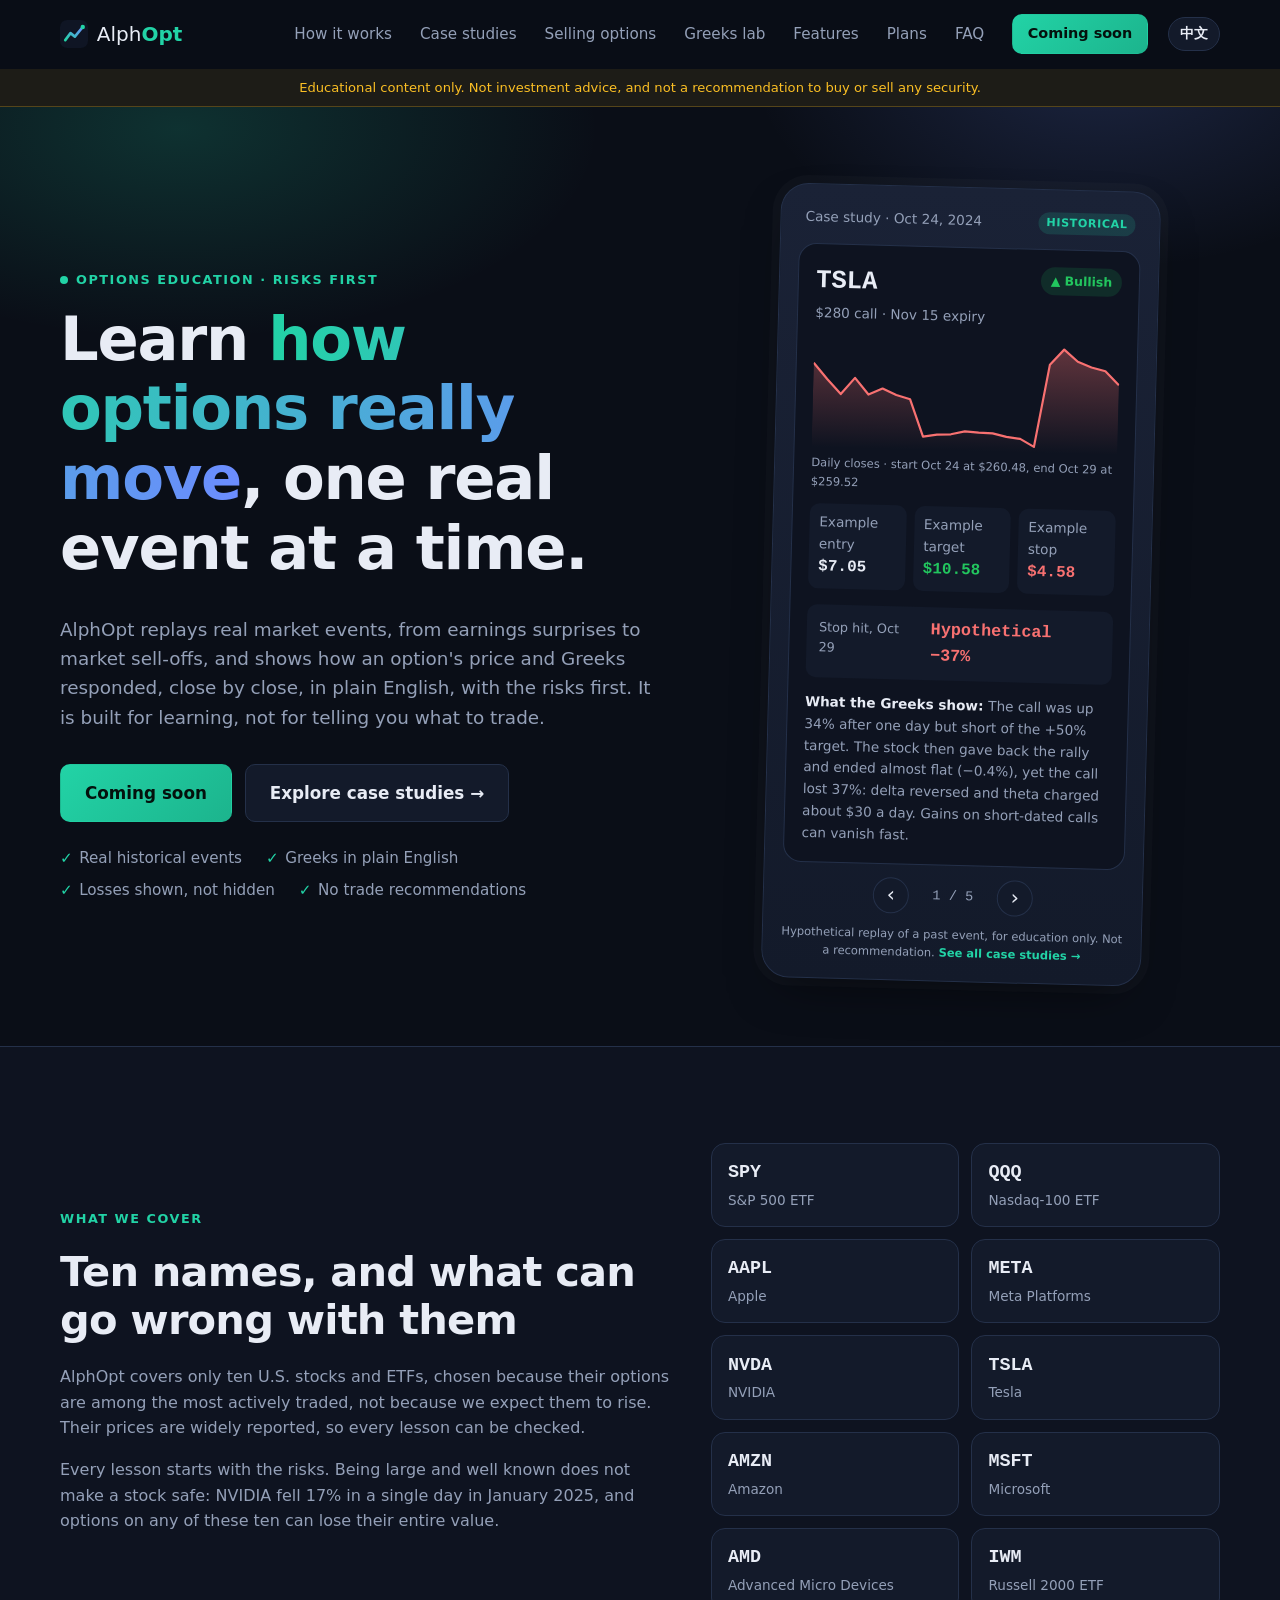
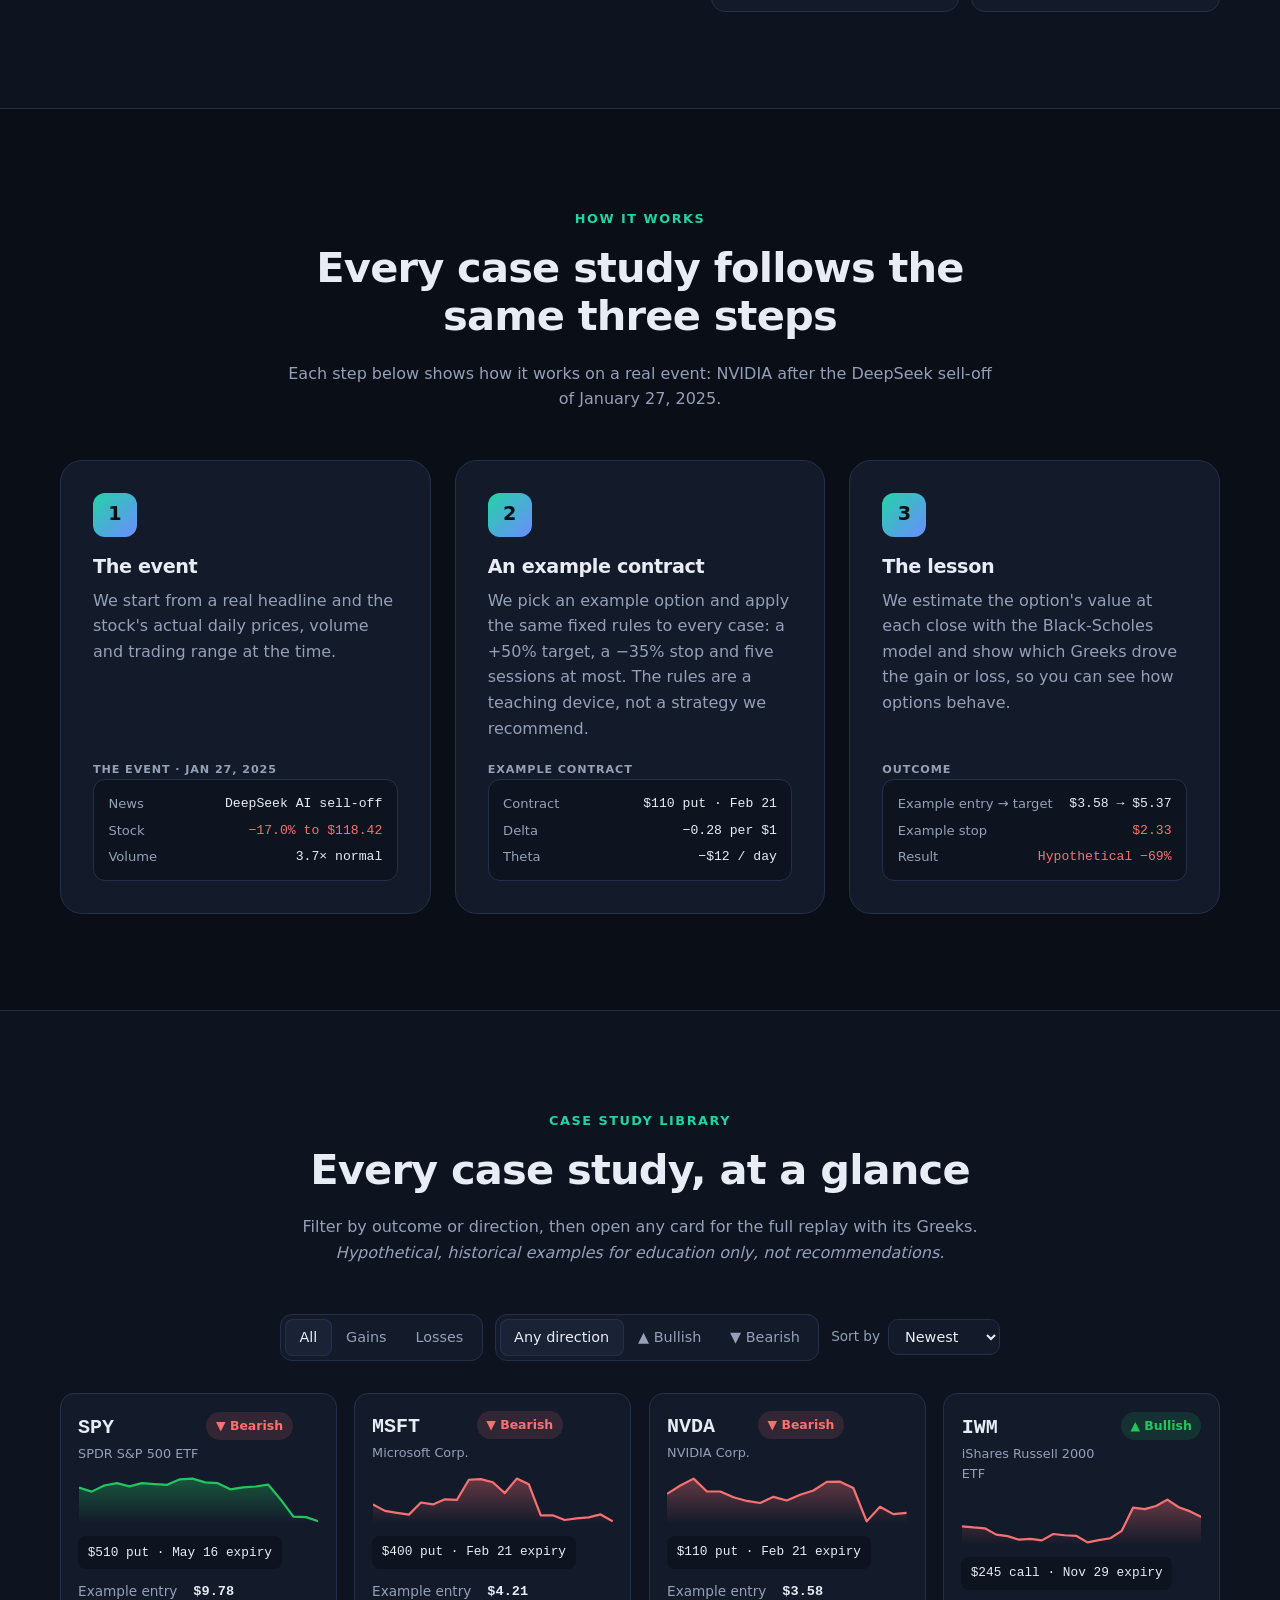
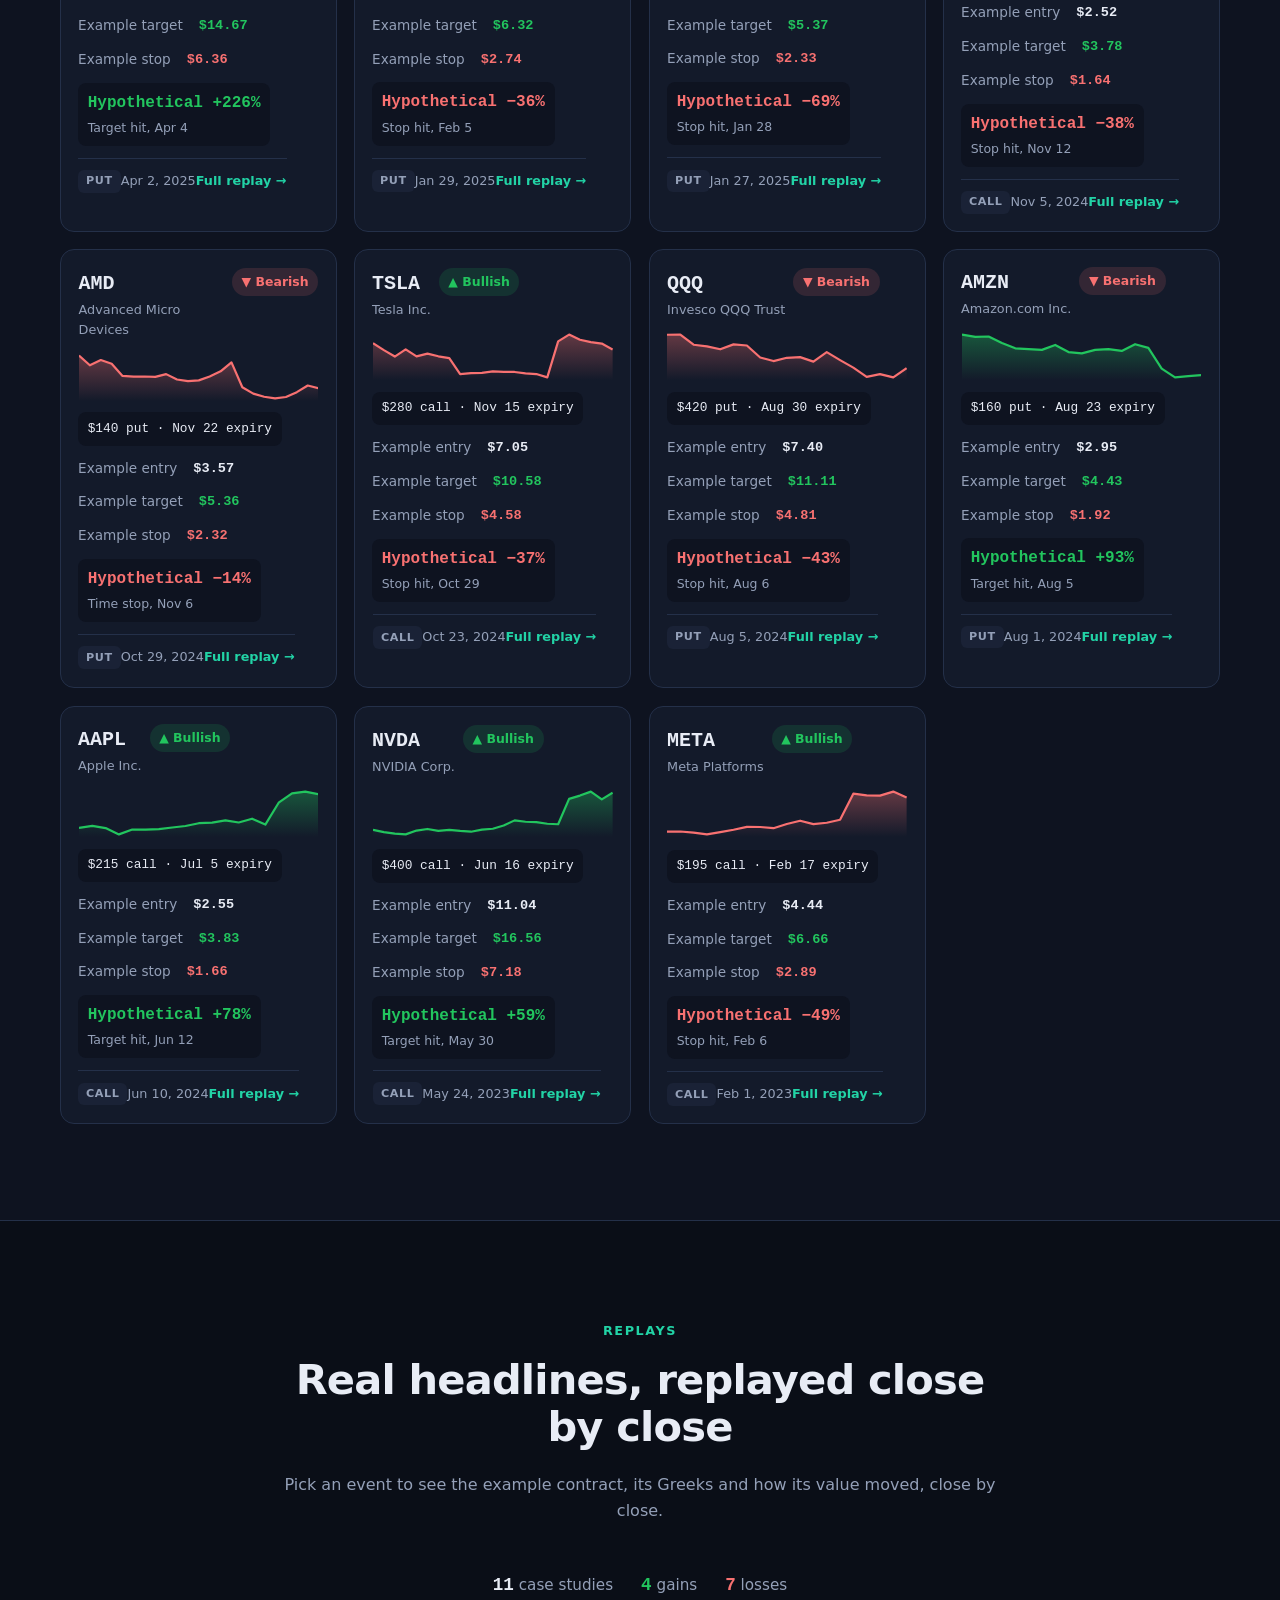
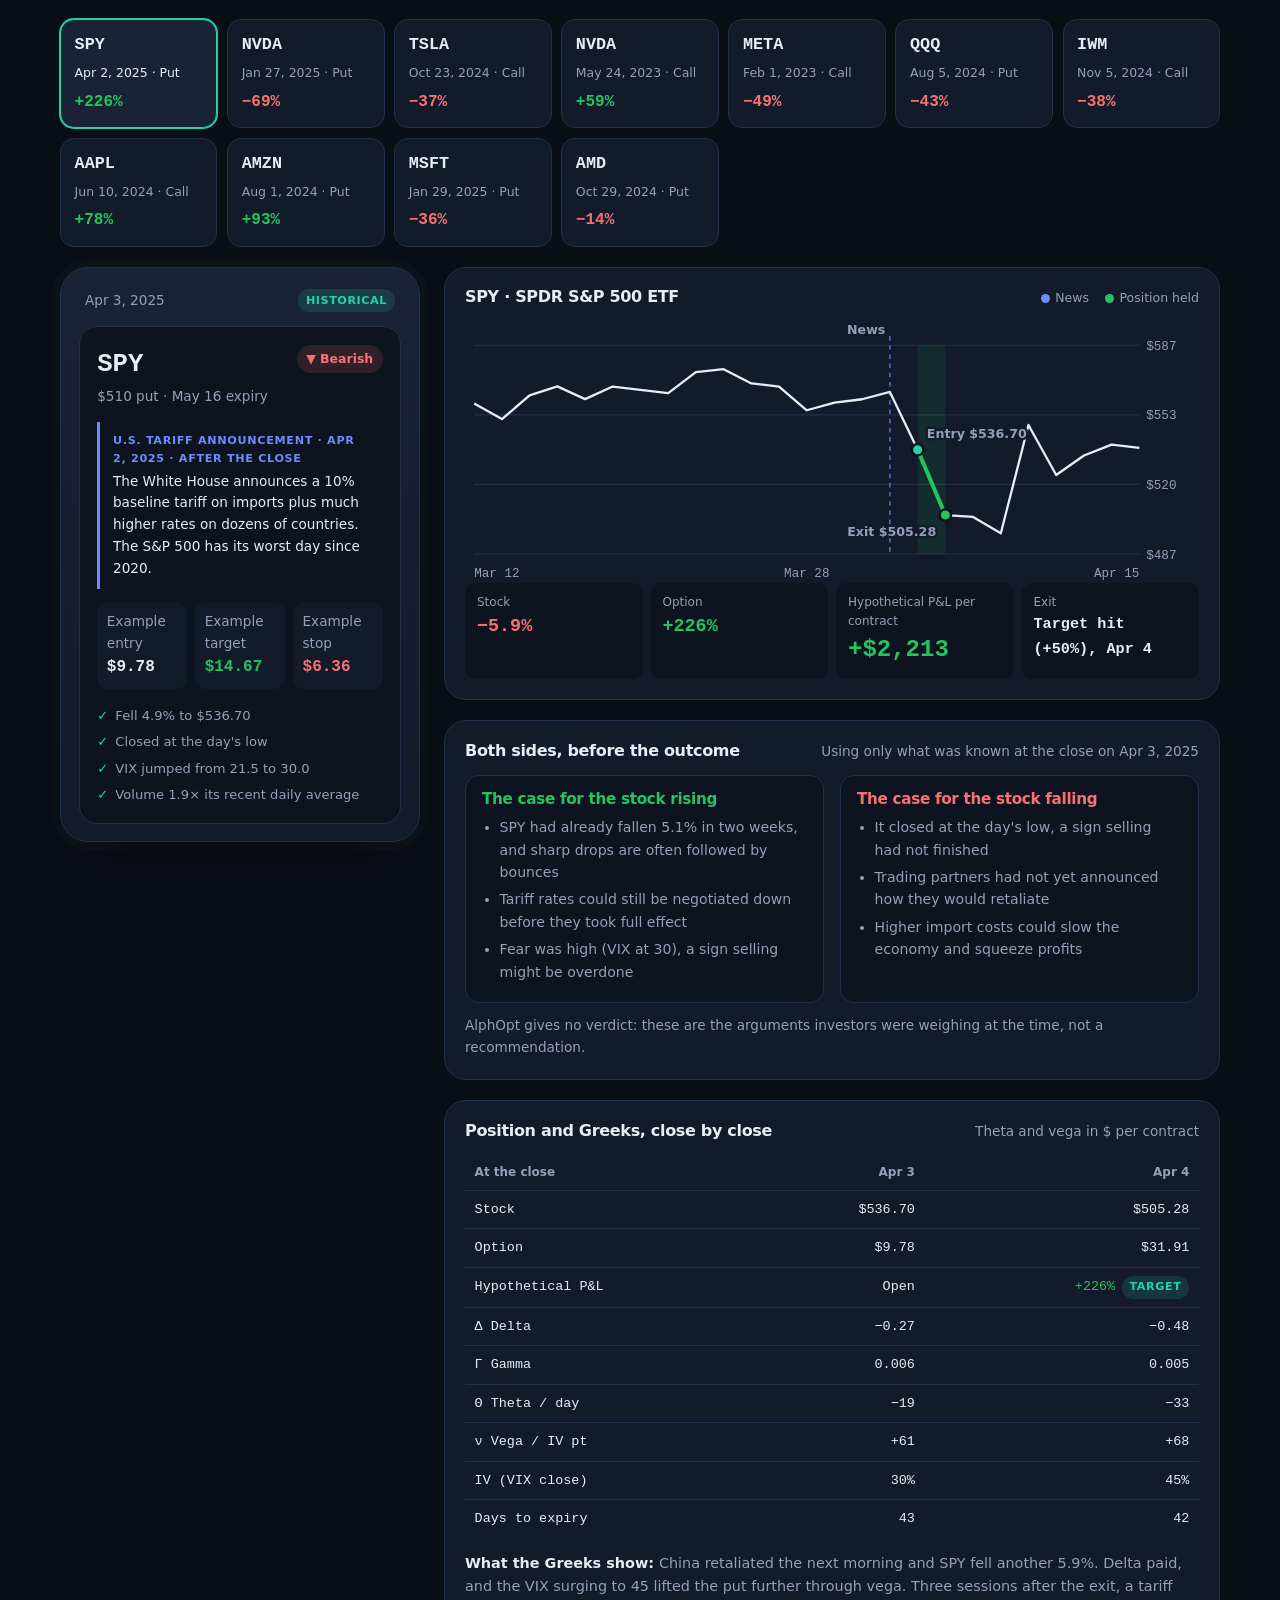
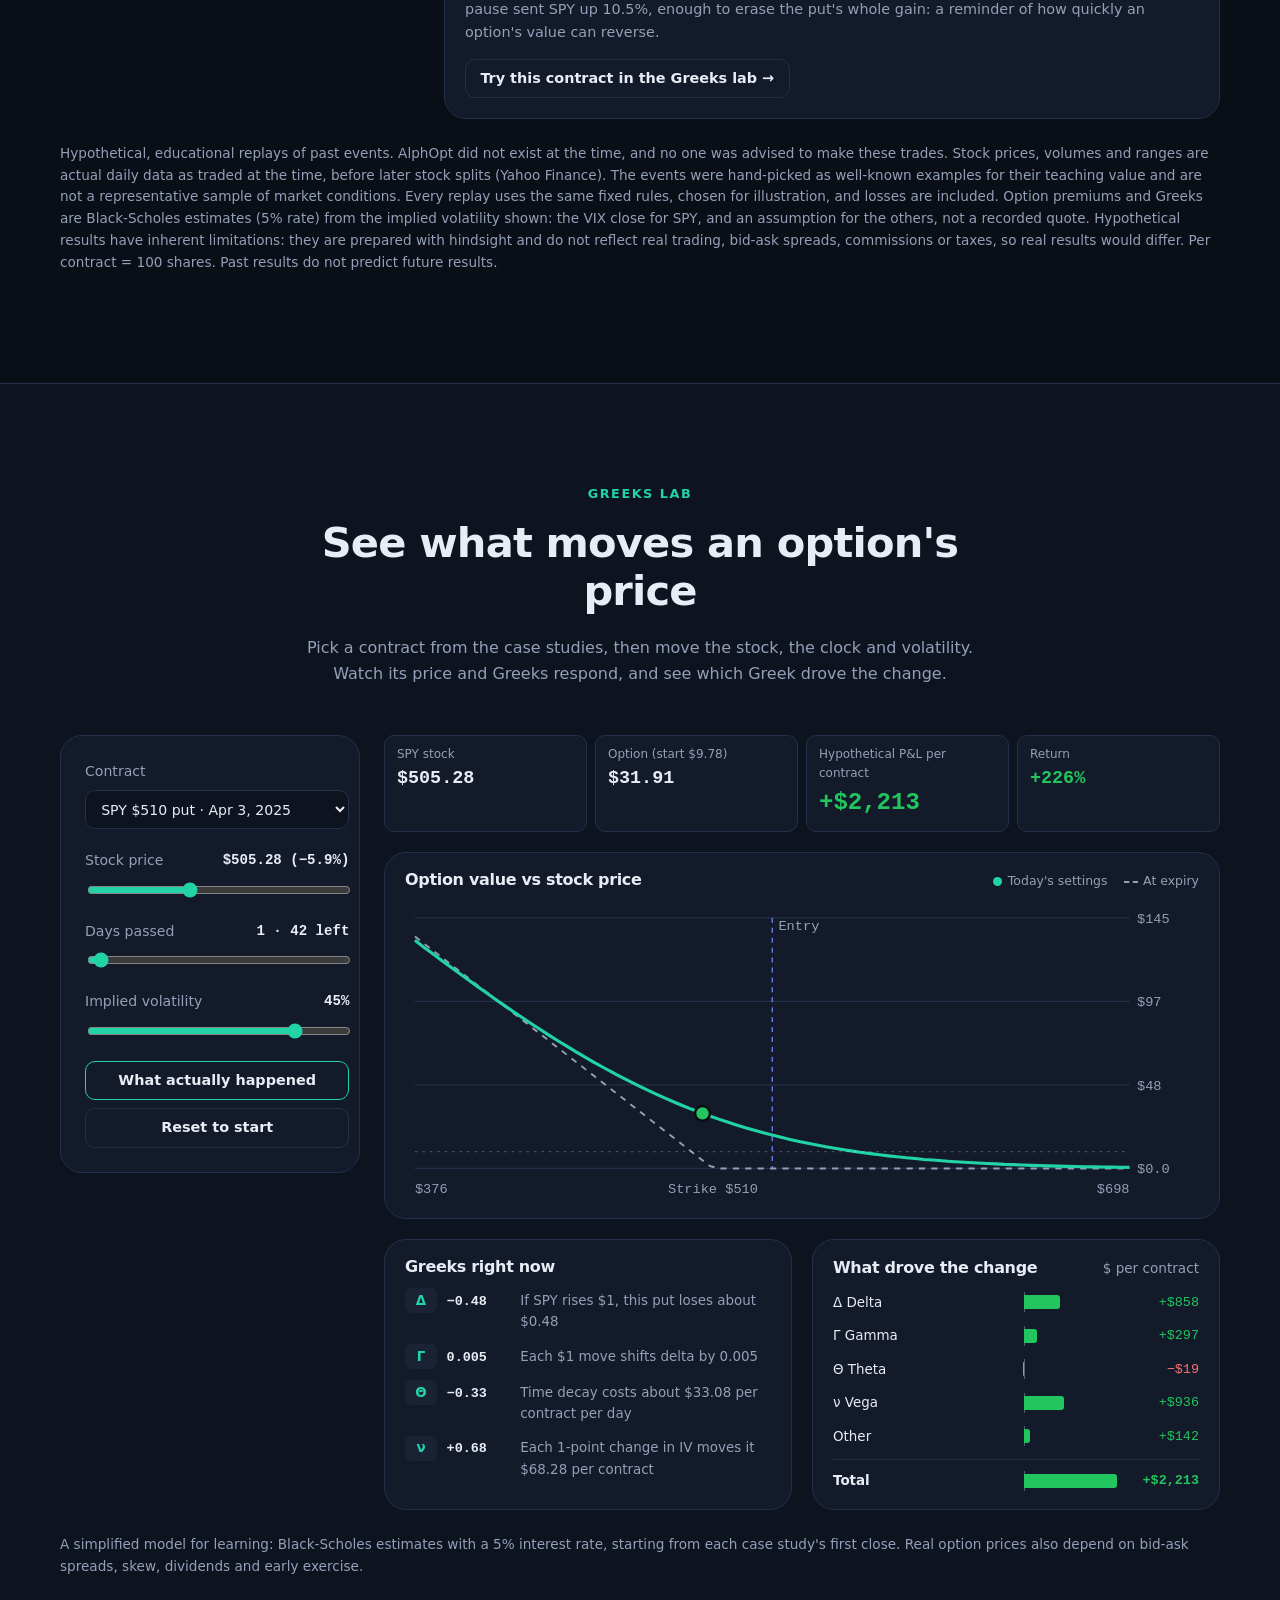
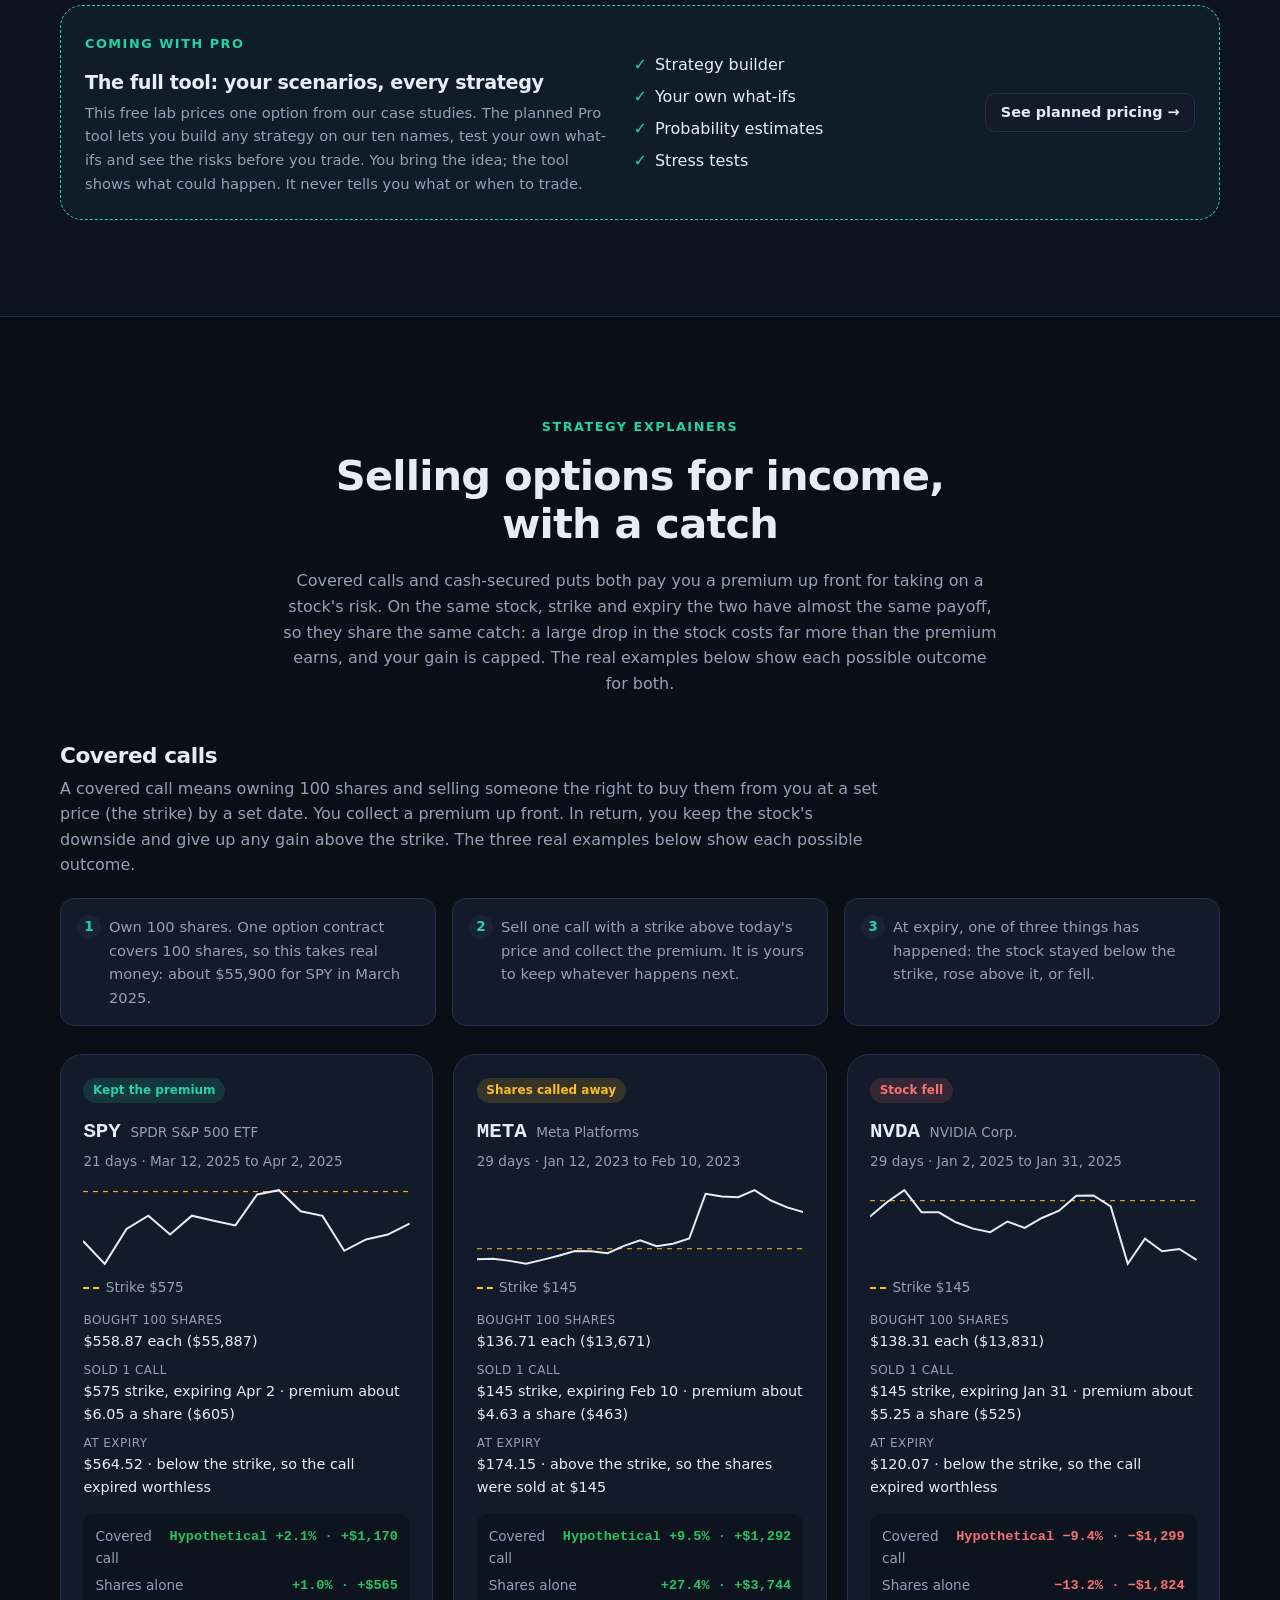
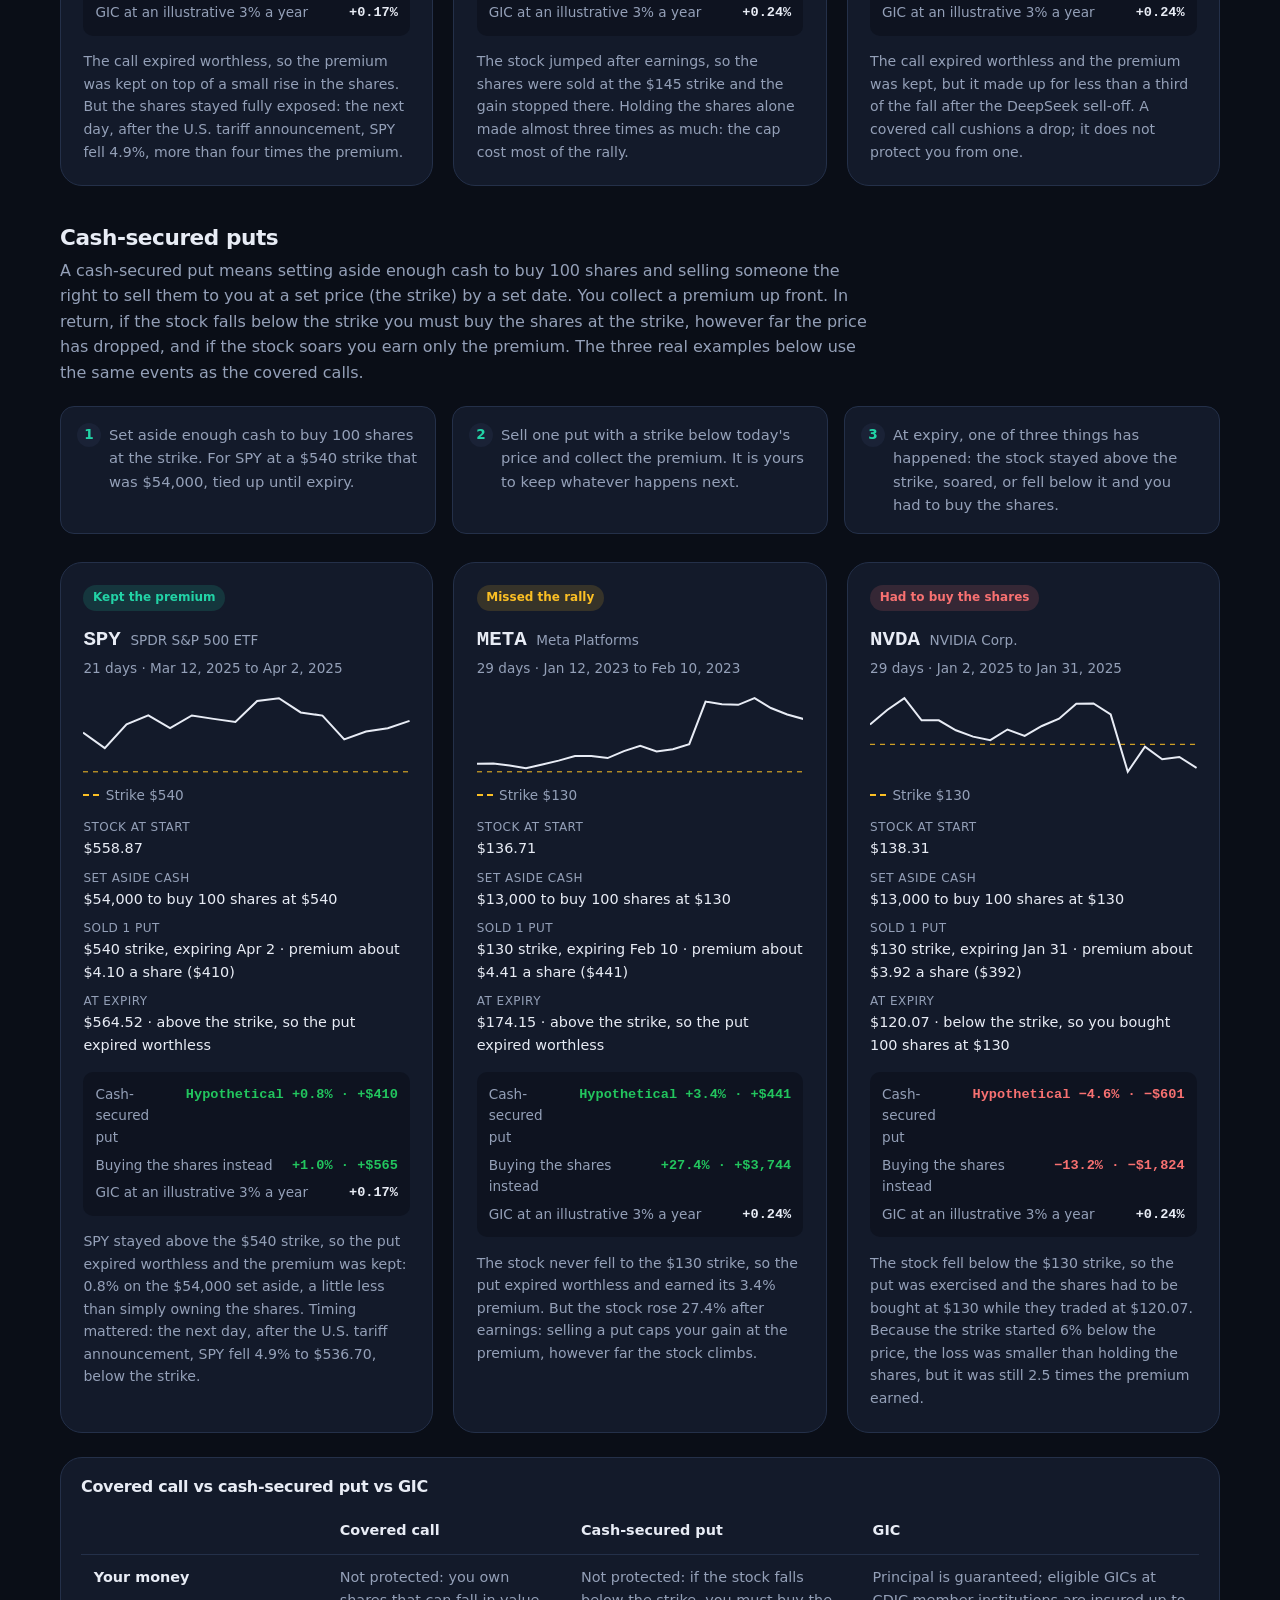
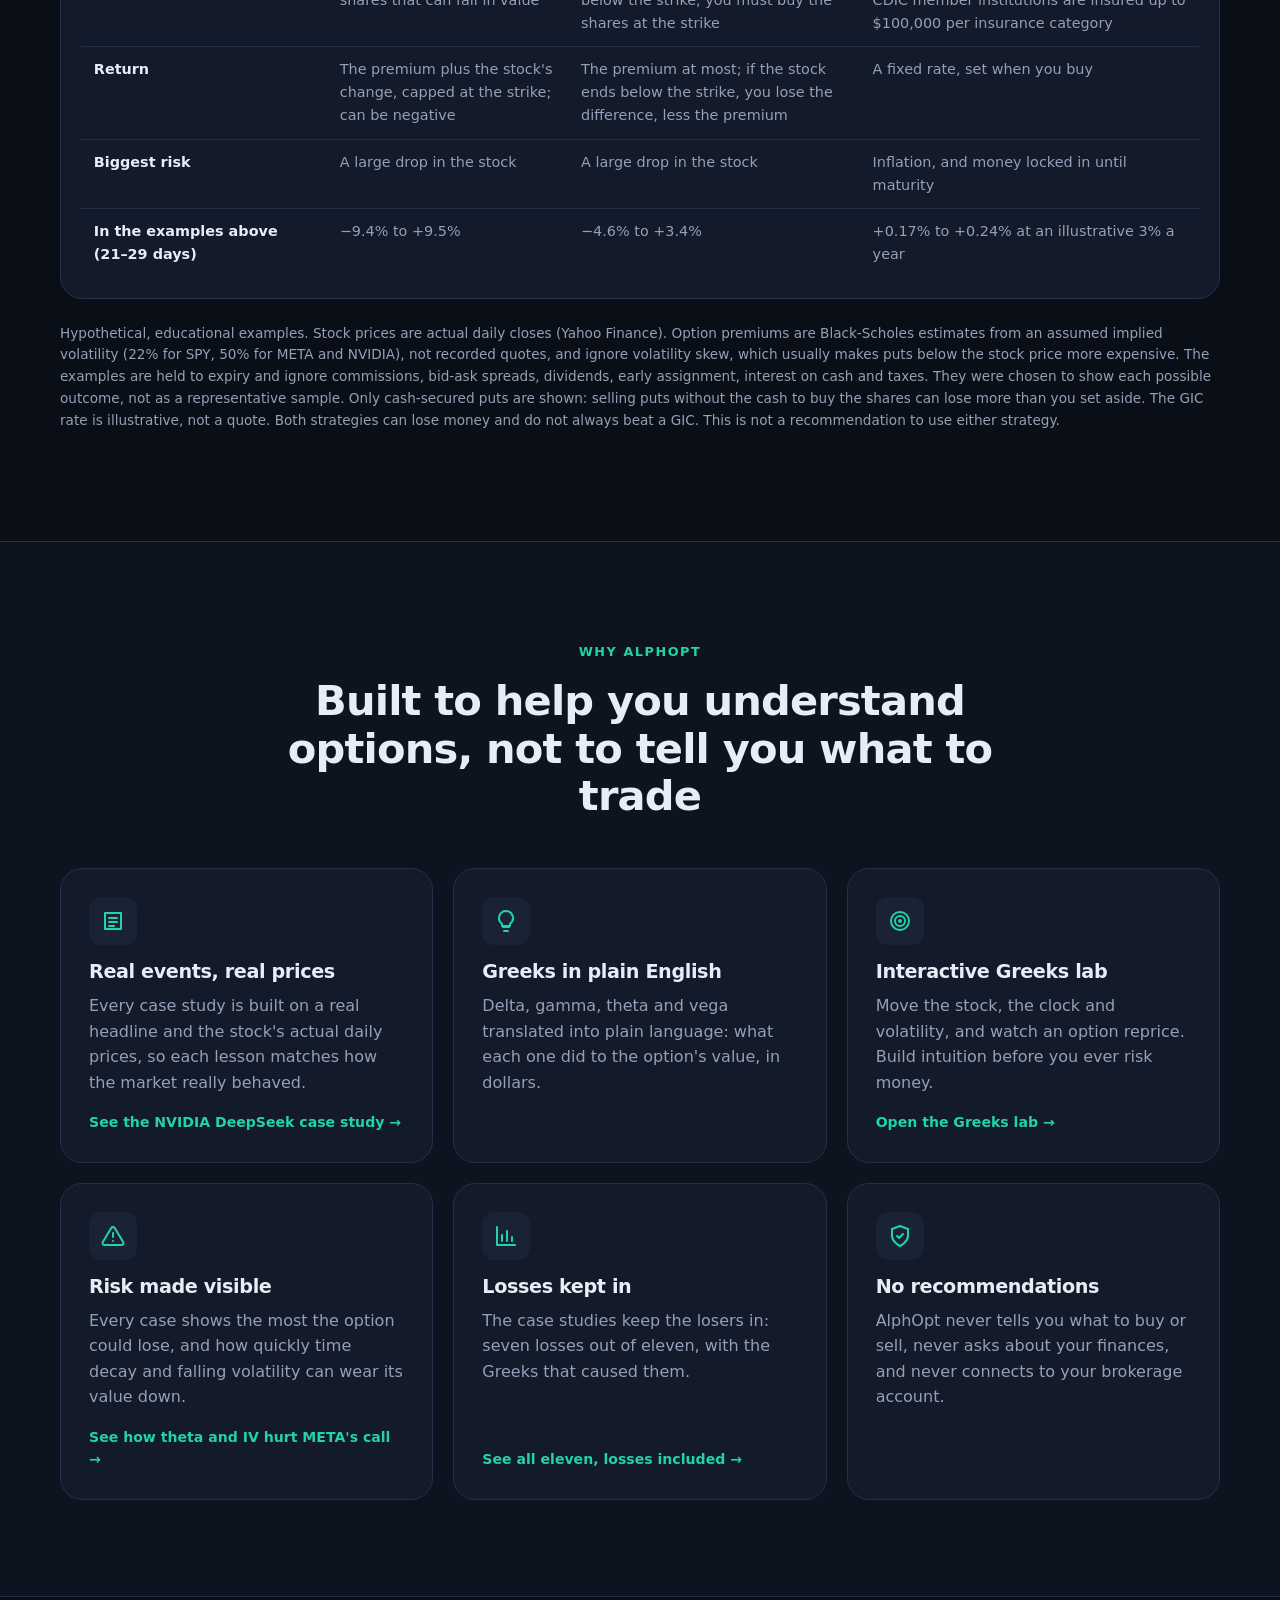
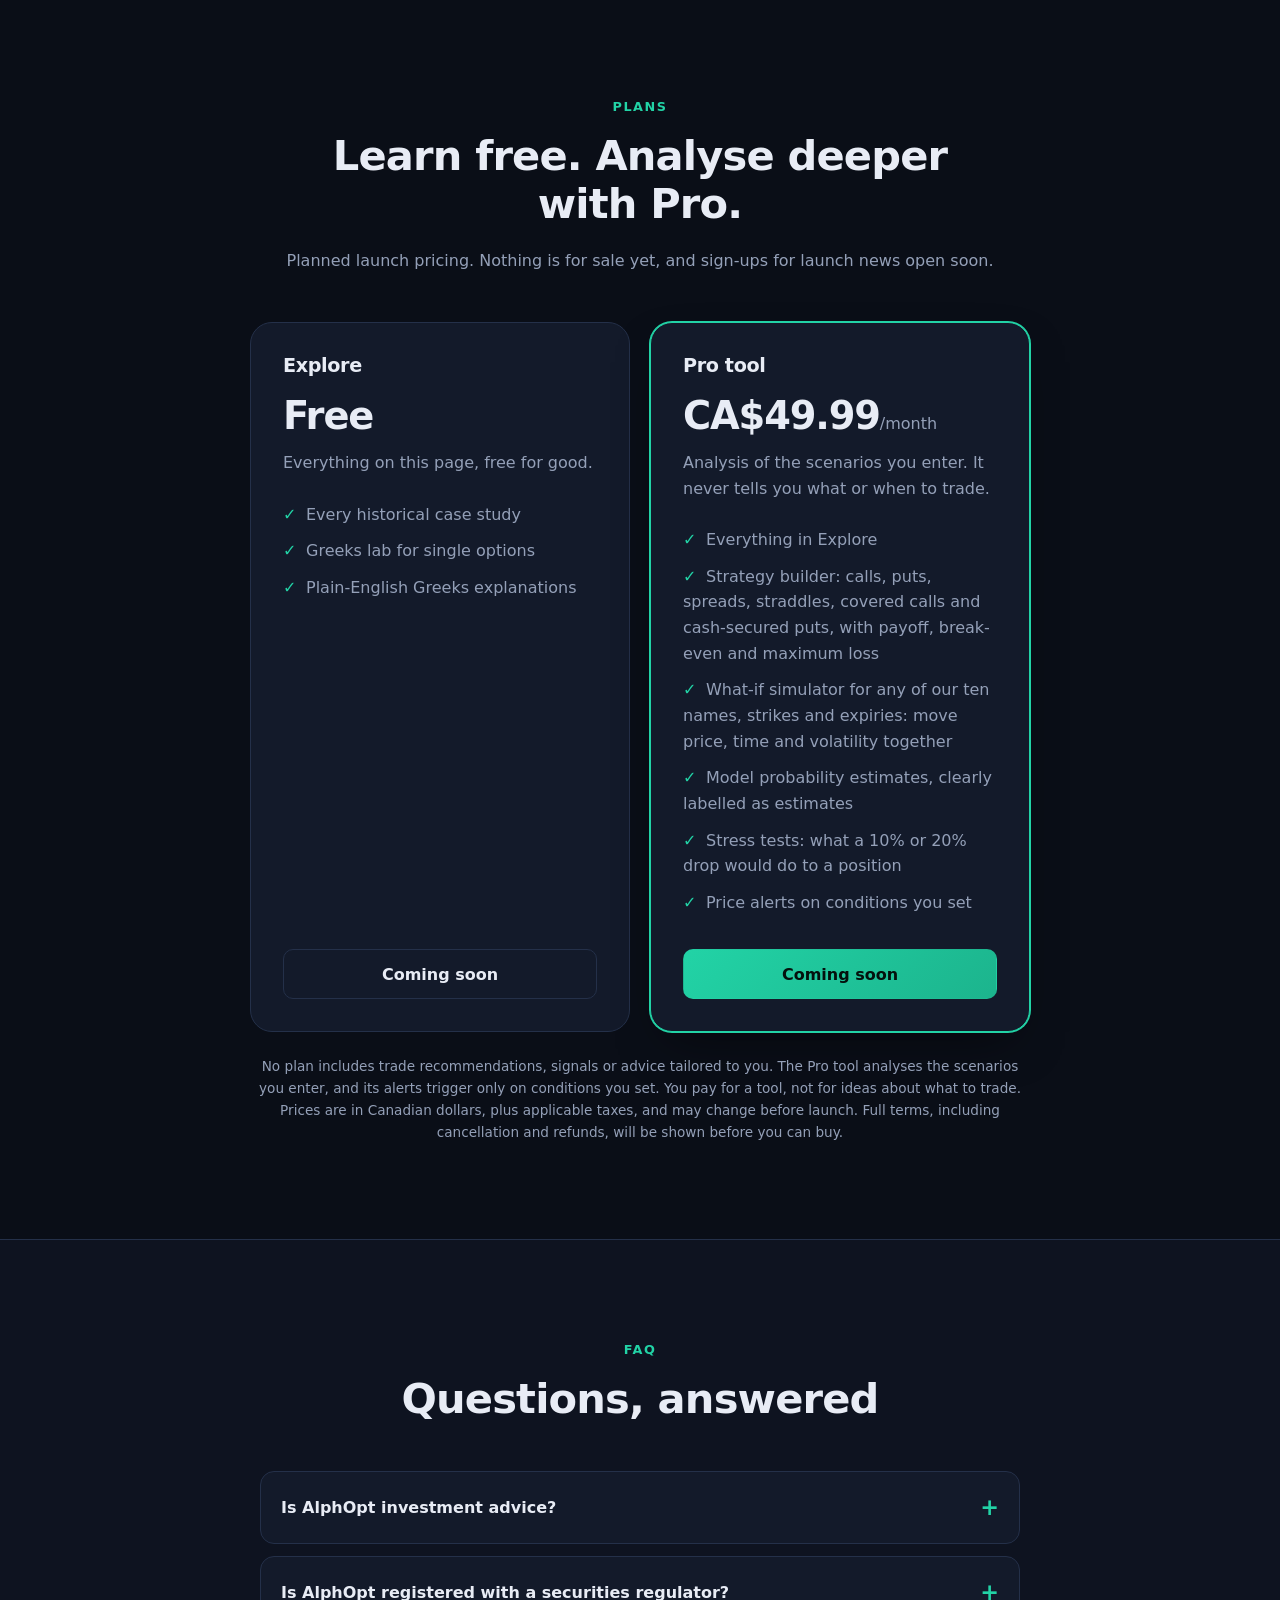
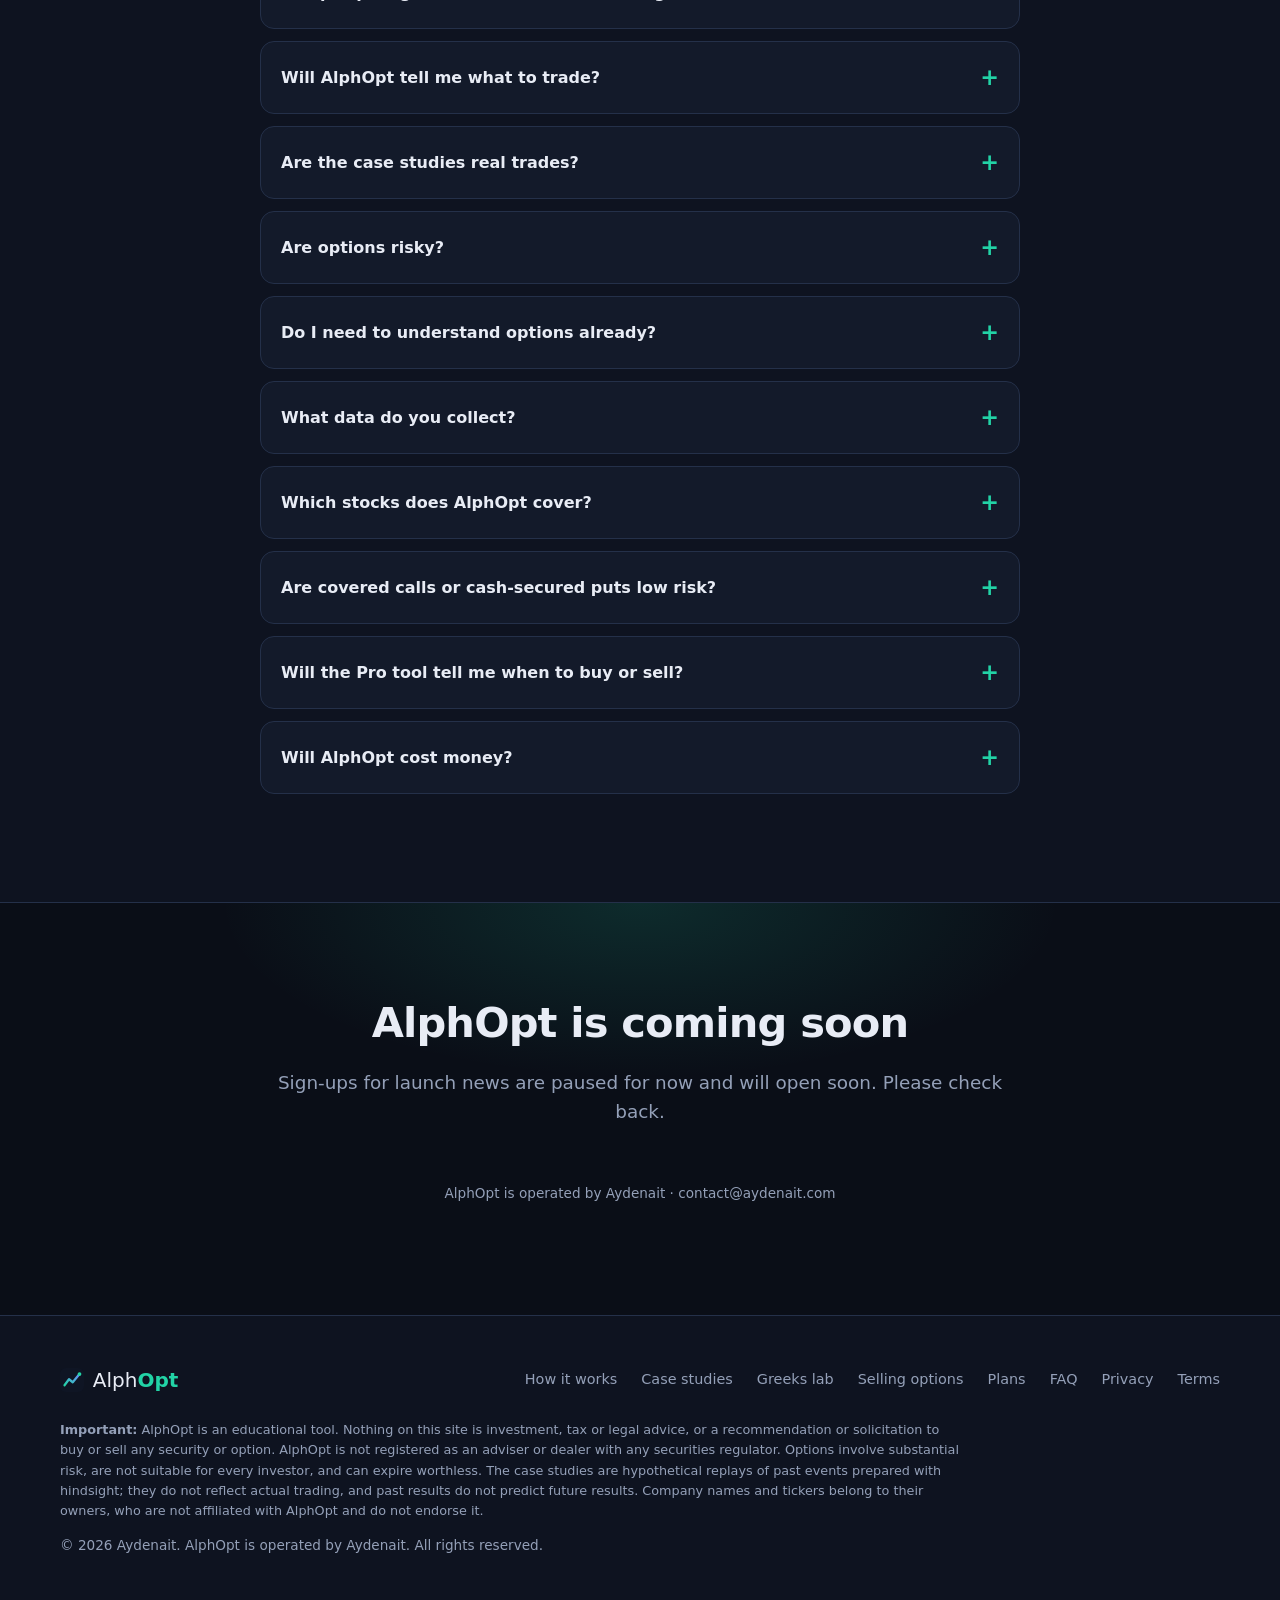
<file: index.html>
<!doctype html>
<html lang="en">
<head>
  <meta charset="utf-8">
  <meta name="viewport" content="width=device-width, initial-scale=1">
  <title data-i18n="meta.title">AlphOpt — Learn options through real market events</title>
  <meta name="description" data-i18n-attr="content:meta.desc" content="AlphOpt is an options-education tool. Replay real market events, see how option prices and the Greeks responded, and experiment in the Greeks lab. Educational only, not investment advice.">
  <meta property="og:title" content="AlphOpt — Learn options through real market events">
  <meta property="og:description" content="Real market events, replayed to show how options and the Greeks behave. Educational only, not investment advice.">
  <meta property="og:type" content="website">
  <meta property="og:url" content="https://tianzesun.github.io/AlphOpt-site/">
  <meta property="og:image" content="https://tianzesun.github.io/AlphOpt-site/assets/og-image.png">
  <meta property="og:image:width" content="1200">
  <meta property="og:image:height" content="630">
  <meta property="og:image:alt" content="AlphOpt: learn options through real market events. Educational only, not investment advice.">
  <meta name="twitter:card" content="summary_large_image">
  <link rel="canonical" href="https://tianzesun.github.io/AlphOpt-site/">
  <meta name="theme-color" content="#0a0e17">
  <link rel="icon" href="assets/favicon.svg" type="image/svg+xml">
  <link rel="stylesheet" href="css/styles.css">
  <script src="js/i18n.js" defer></script>
  <script src="js/main.js" defer></script>
</head>
<body>
  <a class="skip-link" href="#main" data-i18n="skip">Skip to content</a>

  <header class="nav" id="top">
    <div class="container nav__inner">
      <a class="brand" href="#top" aria-label="AlphOpt home" data-i18n-attr="aria-label:nav.home">
        <img src="assets/favicon.svg" alt="" width="28" height="28">
        <span>Alph<strong>Opt</strong></span>
      </a>
      <button class="nav__toggle" aria-expanded="false" aria-controls="nav-links" aria-label="Open menu">
        <span></span><span></span><span></span>
      </button>
      <nav class="nav__links" id="nav-links" aria-label="Primary" data-i18n-attr="aria-label:nav.primary">
        <a href="#how" data-i18n="nav.how">How it works</a>
        <a href="#signals" data-i18n="nav.signals">Case studies</a>
        <a href="#covered" data-i18n="nav.covered">Selling options</a>
        <a href="#lab" data-i18n="nav.lab">Greeks lab</a>
        <a href="#features" data-i18n="nav.features">Features</a>
        <a href="#plans" data-i18n="nav.plans">Plans</a>
        <a href="#faq" data-i18n="nav.faq">FAQ</a>
        <a class="btn btn--sm btn--primary" href="#waitlist" data-i18n="cta.join">Coming soon</a>
      </nav>
      <button class="lang-toggle" id="lang-toggle" type="button" lang="zh-CN" aria-label="切换到中文">中文</button>
    </div>
  </header>

  <p class="edu-banner" data-i18n="banner">Educational content only. Not investment advice, and not a recommendation to buy or sell any security.</p>

  <main id="main">
    <!-- Hero -->
    <section class="hero">
      <div class="hero__glow" aria-hidden="true"></div>
      <div class="container hero__grid">
        <div class="hero__copy">
          <p class="eyebrow" data-i18n-html="hero.eyebrow"><span class="pulse" aria-hidden="true"></span> Options education · Risks first</p>
          <h1 data-i18n-html="hero.h1">Learn <span class="grad">how options really move</span>, one real event at a time.</h1>
          <p class="lead" data-i18n="hero.lead">
            AlphOpt replays real market events, from earnings surprises to market sell-offs, and shows how an option's
            price and Greeks responded, close by close, in plain English, with the risks first. It is built for learning, not for telling you what to trade.
          </p>
          <div class="hero__cta">
            <a class="btn btn--primary btn--lg" href="#waitlist" data-i18n="cta.join">Coming soon</a>
            <a class="btn btn--ghost btn--lg" href="#signals" data-i18n="hero.explore">Explore case studies →</a>
          </div>
          <ul class="hero__points">
            <li data-i18n="hero.p1">Real historical events</li>
            <li data-i18n="hero.p2">Greeks in plain English</li>
            <li data-i18n="hero.p3">Losses shown, not hidden</li>
            <li data-i18n="hero.p4">No trade recommendations</li>
          </ul>
        </div>

        <div class="hero__visual">
          <article class="phone" aria-label="AlphOpt case study" data-i18n-attr="aria-label:hero.card">
            <div class="phone__bar">
              <span id="hero-date">Case study</span>
              <span class="tag" id="hero-tag">HISTORICAL</span>
            </div>
            <div class="sig-hero">
              <div class="sig-hero__head">
                <div>
                  <div class="sig-hero__ticker" id="hero-ticker"></div>
                  <div class="muted small" id="hero-contract"></div>
                </div>
                <span class="dir" id="hero-dir"></span>
              </div>
              <svg class="sig-hero__chart" id="hero-chart" viewBox="0 0 300 110" preserveAspectRatio="none" role="img"></svg>
              <p class="sig-hero__caption muted" id="hero-caption"></p>
              <div class="sig-hero__stats" id="hero-stats"></div>
              <div class="hero-result" id="hero-result"></div>
              <p class="sig-hero__why" id="hero-why"></p>
            </div>
            <div class="hero-nav">
              <button class="hero-nav__btn" id="hero-prev" type="button" aria-label="Previous case study" data-i18n-attr="aria-label:hero.prev">‹</button>
              <span class="hero-nav__count" id="hero-count" aria-live="polite"></span>
              <button class="hero-nav__btn" id="hero-next" type="button" aria-label="Next case study" data-i18n-attr="aria-label:hero.next">›</button>
            </div>
            <p class="phone__note" data-i18n-html="hero.note">Hypothetical replay of a past event, for education only. Not a recommendation. <a href="#cases">See all case studies →</a></p>
          </article>
        </div>
      </div>
    </section>

    <!-- Coverage -->
    <section class="section section--alt focus" id="focus">
      <div class="container focus__inner">
        <div>
          <p class="eyebrow" data-i18n="focus.eyebrow">What we cover</p>
          <h2 data-i18n="focus.h2">Ten names, and what can go wrong with them</h2>
          <p class="muted" data-i18n="focus.p1">AlphOpt covers only ten U.S. stocks and ETFs, chosen because their options are among the most actively traded, not because we expect them to rise. Their prices are widely reported, so every lesson can be checked.</p>
          <p class="muted" data-i18n="focus.p2">Every lesson starts with the risks. Being large and well known does not make a stock safe: NVIDIA fell 17% in a single day in January 2025, and options on any of these ten can lose their entire value.</p>
        </div>
        <ul class="focus__list" aria-label="Stocks and ETFs covered" data-i18n-attr="aria-label:focus.label">
          <li><b>SPY</b><span data-i18n="focus.spy">S&amp;P 500 ETF</span></li>
          <li><b>QQQ</b><span data-i18n="focus.qqq">Nasdaq-100 ETF</span></li>
          <li><b>AAPL</b><span data-i18n="focus.aapl">Apple</span></li>
          <li><b>META</b><span>Meta Platforms</span></li>
          <li><b>NVDA</b><span data-i18n="focus.nvda">NVIDIA</span></li>
          <li><b>TSLA</b><span data-i18n="focus.tsla">Tesla</span></li>
          <li><b>AMZN</b><span data-i18n="focus.amzn">Amazon</span></li>
          <li><b>MSFT</b><span data-i18n="focus.msft">Microsoft</span></li>
          <li><b>AMD</b><span data-i18n="focus.amd">Advanced Micro Devices</span></li>
          <li><b>IWM</b><span data-i18n="focus.iwm">Russell 2000 ETF</span></li>
        </ul>
      </div>
    </section>

    <!-- How it works -->
    <section class="section" id="how">
      <div class="container">
        <header class="section__head">
          <p class="eyebrow" data-i18n="how.eyebrow">How it works</p>
          <h2 data-i18n="how.h2">Every case study follows the same three steps</h2>
          <p class="muted" data-i18n="how.sub">Each step below shows how it works on a real event: NVIDIA after the DeepSeek sell-off of January 27, 2025.</p>
        </header>
        <ol class="steps">
          <li class="step">
            <div class="step__num">1</div>
            <h3 data-i18n="how.s1">The event</h3>
            <p data-i18n="how.s1p">We start from a real headline and the stock's actual daily prices, volume and trading range at the time.</p>
            <div class="step__ex" id="step-ex-1"></div>
          </li>
          <li class="step">
            <div class="step__num">2</div>
            <h3 data-i18n="how.s2">An example contract</h3>
            <p data-i18n="how.s2p">We pick an example option and apply the same fixed rules to every case: a +50% target, a −35% stop and five sessions at most. The rules are a teaching device, not a strategy we recommend.</p>
            <div class="step__ex" id="step-ex-2"></div>
          </li>
          <li class="step">
            <div class="step__num">3</div>
            <h3 data-i18n="how.s3">The lesson</h3>
            <p data-i18n="how.s3p">We estimate the option's value at each close with the Black-Scholes model and show which Greeks drove the gain or loss, so you can see how options behave.</p>
            <div class="step__ex" id="step-ex-3"></div>
          </li>
        </ol>
      </div>
    </section>

    <!-- Case study library -->
    <section class="section section--alt" id="signals">
      <div class="container">
        <header class="section__head">
          <p class="eyebrow" data-i18n="board.eyebrow">Case study library</p>
          <h2 data-i18n="board.h2">Every case study, at a glance</h2>
          <p class="muted" data-i18n-html="board.sub">Filter by outcome or direction, then open any card for the full replay with its Greeks. <em>Hypothetical, historical examples for education only, not recommendations.</em></p>
        </header>

        <div class="filters" role="toolbar" aria-label="Filter case studies" data-i18n-attr="aria-label:board.filter">
          <div class="seg" data-filter="result">
            <button class="seg__btn is-active" data-value="all" aria-pressed="true" data-i18n="board.all">All</button>
            <button class="seg__btn" data-value="win" aria-pressed="false" data-i18n="board.wins">Gains</button>
            <button class="seg__btn" data-value="loss" aria-pressed="false" data-i18n="board.losses">Losses</button>
          </div>
          <div class="seg" data-filter="dir">
            <button class="seg__btn is-active" data-value="all" aria-pressed="true" data-i18n="board.anyDir">Any direction</button>
            <button class="seg__btn" data-value="bull" aria-pressed="false" data-i18n="board.bull">▲ Bullish</button>
            <button class="seg__btn" data-value="bear" aria-pressed="false" data-i18n="board.bear">▼ Bearish</button>
          </div>
          <label class="sort">
            <span class="muted small" data-i18n="board.sortBy">Sort by</span>
            <select id="sort-select">
              <option value="date" data-i18n="board.newest">Newest</option>
              <option value="pnl" data-i18n="board.pnl">Outcome</option>
              <option value="ticker" data-i18n="board.ticker">Ticker</option>
            </select>
          </label>
        </div>

        <div class="board" id="board" aria-live="polite"></div>
        <p class="board__empty muted" id="board-empty" hidden data-i18n="board.empty">No case studies match these filters.</p>
      </div>
    </section>

    <!-- Replays -->
    <section class="section" id="cases">
      <div class="container">
        <header class="section__head">
          <p class="eyebrow" data-i18n="cases.eyebrow">Replays</p>
          <h2 data-i18n="cases.h2">Real headlines, replayed close by close</h2>
          <p class="muted" data-i18n="cases.sub">Pick an event to see the example contract, its Greeks and how its value moved, close by close.</p>
        </header>
        <p class="replay-record" id="replay-record" aria-label="Case study outcomes" data-i18n-attr="aria-label:cases.record"></p>
        <div class="replay-tabs" role="tablist" aria-label="Case studies" id="replay-tabs" data-i18n-attr="aria-label:cases.tabs"></div>
        <div class="replay" id="replay" role="tabpanel" aria-live="polite"></div>
        <p class="muted small replay__note" data-i18n="cases.note">
          Hypothetical, educational replays of past events. AlphOpt did not exist at the time, and no one was advised to make these trades.
          Stock prices, volumes and ranges are actual daily data as traded at the time, before later stock splits (Yahoo Finance).
          The events were hand-picked as well-known examples for their teaching value and are not a representative sample of market conditions. Every replay uses the same fixed rules, chosen for illustration, and losses are included.
          Option premiums and Greeks are Black-Scholes estimates (5% rate) from the implied volatility shown: the VIX close for SPY, and an assumption for the others, not a recorded quote.
          Hypothetical results have inherent limitations: they are prepared with hindsight and do not reflect real trading, bid-ask spreads, commissions or taxes, so real results would differ.
          Per contract = 100 shares. Past results do not predict future results.
        </p>
      </div>
    </section>

    <!-- Greeks lab -->
    <section class="section section--alt" id="lab">
      <div class="container">
        <header class="section__head">
          <p class="eyebrow" data-i18n="lab.eyebrow">Greeks lab</p>
          <h2 data-i18n="lab.h2">See what moves an option's price</h2>
          <p class="muted" data-i18n="lab.sub">Pick a contract from the case studies, then move the stock, the clock and volatility. Watch its price and Greeks respond, and see which Greek drove the change.</p>
        </header>
        <div class="lab">
          <form class="lab__controls" id="lab-form">
            <label class="lab__field">
              <span data-i18n="lab.contract">Contract</span>
              <select id="lab-contract"></select>
            </label>
            <label class="lab__field">
              <span><span data-i18n="lab.spot">Stock price</span> <strong id="lab-spot-out"></strong></span>
              <input type="range" id="lab-spot" min="-25" max="25" step="any" value="0">
            </label>
            <label class="lab__field">
              <span><span data-i18n="lab.days">Days passed</span> <strong id="lab-days-out"></strong></span>
              <input type="range" id="lab-days" min="0" max="20" step="1" value="0">
            </label>
            <label class="lab__field">
              <span><span data-i18n="lab.iv">Implied volatility</span> <strong id="lab-iv-out"></strong></span>
              <input type="range" id="lab-iv" min="-25" max="25" step="any" value="0">
            </label>
            <div class="lab__presets" role="group" aria-label="Scenario presets" data-i18n-attr="aria-label:lab.presets">
              <button class="btn btn--ghost btn--sm" type="button" data-preset="actual" data-i18n="lab.actual">What actually happened</button>
              <button class="btn btn--ghost btn--sm" type="button" data-preset="entry" data-i18n="lab.reset">Reset to start</button>
            </div>
          </form>

          <div class="lab__out">
            <div class="result" id="lab-result"></div>
            <div class="panel lab__panel">
              <div class="panel__head">
                <h3 data-i18n="lab.chartTitle">Option value vs stock price</h3>
                <div class="legend">
                  <span data-i18n-html="lab.today"><i style="background:#22d3a6"></i>Today's settings</span>
                  <span data-i18n-html="lab.expiry"><i class="legend__dash"></i>At expiry</span>
                </div>
              </div>
              <svg class="lab__chart" id="lab-chart" viewBox="0 0 640 240" role="img"></svg>
            </div>
            <div class="lab__grid">
              <div class="panel lab__panel">
                <div class="panel__head"><h3 data-i18n="lab.greeksNow">Greeks right now</h3></div>
                <ul class="lab-greeks" id="lab-greeks"></ul>
              </div>
              <div class="panel lab__panel">
                <div class="panel__head"><h3 data-i18n="lab.drivers">What drove the change</h3><span class="muted small" data-i18n="lab.perContract">$ per contract</span></div>
                <ul class="drivers" id="lab-drivers"></ul>
              </div>
            </div>
          </div>
        </div>
        <p class="muted small replay__note" data-i18n="lab.note">A simplified model for learning: Black-Scholes estimates with a 5% interest rate, starting from each case study's first close. Real option prices also depend on bid-ask spreads, skew, dividends and early exercise.</p>
        <div class="pro-preview">
          <div>
            <p class="eyebrow" data-i18n="pro.eyebrow">Coming with Pro</p>
            <h3 data-i18n="pro.h3">The full tool: your scenarios, every strategy</h3>
            <p class="muted" data-i18n="pro.p">This free lab prices one option from our case studies. The planned Pro tool lets you build any strategy on our ten names, test your own what-ifs and see the risks before you trade. You bring the idea; the tool shows what could happen. It never tells you what or when to trade.</p>
          </div>
          <ul class="pro-preview__list">
            <li data-i18n="pro.f1">Strategy builder</li>
            <li data-i18n="pro.f2">Your own what-ifs</li>
            <li data-i18n="pro.f3">Probability estimates</li>
            <li data-i18n="pro.f4">Stress tests</li>
          </ul>
          <a class="btn btn--ghost btn--sm" href="#plans" data-i18n="pro.cta">See planned pricing →</a>
        </div>
      </div>
    </section>

    <!-- Selling options: covered calls and cash-secured puts -->
    <section class="section" id="covered">
      <div class="container">
        <header class="section__head">
          <p class="eyebrow" data-i18n="cc.eyebrow">Strategy explainers</p>
          <h2 data-i18n="cc.h2">Selling options for income, with a catch</h2>
          <p class="muted" data-i18n="cc.intro">Covered calls and cash-secured puts both pay you a premium up front for taking on a stock's risk. On the same stock, strike and expiry the two have almost the same payoff, so they share the same catch: a large drop in the stock costs far more than the premium earns, and your gain is capped. The real examples below show each possible outcome for both.</p>
        </header>

        <div class="cc-block">
          <h3 data-i18n="cc.h3">Covered calls</h3>
          <p data-i18n="cc.sub">A covered call means owning 100 shares and selling someone the right to buy them from you at a set price (the strike) by a set date. You collect a premium up front. In return, you keep the stock's downside and give up any gain above the strike. The three real examples below show each possible outcome.</p>
          <ol class="cc-how">
            <li data-i18n="cc.how1">Own 100 shares. One option contract covers 100 shares, so this takes real money: about $55,900 for SPY in March 2025.</li>
            <li data-i18n="cc.how2">Sell one call with a strike above today's price and collect the premium. It is yours to keep whatever happens next.</li>
            <li data-i18n="cc.how3">At expiry, one of three things has happened: the stock stayed below the strike, rose above it, or fell.</li>
          </ol>
          <div class="cc-cards" id="cc-cards"></div>
        </div>

        <div class="cc-block">
          <h3 data-i18n="csp.h3">Cash-secured puts</h3>
          <p data-i18n="csp.sub">A cash-secured put means setting aside enough cash to buy 100 shares and selling someone the right to sell them to you at a set price (the strike) by a set date. You collect a premium up front. In return, if the stock falls below the strike you must buy the shares at the strike, however far the price has dropped, and if the stock soars you earn only the premium. The three real examples below use the same events as the covered calls.</p>
          <ol class="cc-how">
            <li data-i18n="csp.how1">Set aside enough cash to buy 100 shares at the strike. For SPY at a $540 strike that was $54,000, tied up until expiry.</li>
            <li data-i18n="csp.how2">Sell one put with a strike below today's price and collect the premium. It is yours to keep whatever happens next.</li>
            <li data-i18n="csp.how3">At expiry, one of three things has happened: the stock stayed above the strike, soared, or fell below it and you had to buy the shares.</li>
          </ol>
          <div class="cc-cards" id="csp-cards"></div>
        </div>

        <div class="panel cc-compare">
          <div class="panel__head"><h3 data-i18n="cmp.h3">Covered call vs cash-secured put vs GIC</h3></div>
          <div class="ledger-wrap">
            <table class="compare">
              <thead>
                <tr><th scope="col"></th><th scope="col" data-i18n="cmp.cc">Covered call</th><th scope="col" data-i18n="cmp.csp">Cash-secured put</th><th scope="col" data-i18n="cmp.gic">GIC</th></tr>
              </thead>
              <tbody>
                <tr><th scope="row" data-i18n="cmp.money">Your money</th><td data-i18n="cmp.moneyCC">Not protected: you own shares that can fall in value</td><td data-i18n="cmp.moneyCSP">Not protected: if the stock falls below the strike, you must buy the shares at the strike</td><td data-i18n="cmp.moneyGIC">Principal is guaranteed; eligible GICs at CDIC member institutions are insured up to $100,000 per insurance category</td></tr>
                <tr><th scope="row" data-i18n="cmp.return">Return</th><td data-i18n="cmp.returnCC">The premium plus the stock's change, capped at the strike; can be negative</td><td data-i18n="cmp.returnCSP">The premium at most; if the stock ends below the strike, you lose the difference, less the premium</td><td data-i18n="cmp.returnGIC">A fixed rate, set when you buy</td></tr>
                <tr><th scope="row" data-i18n="cmp.risk">Biggest risk</th><td data-i18n="cmp.riskCC">A large drop in the stock</td><td data-i18n="cmp.riskCSP">A large drop in the stock</td><td data-i18n="cmp.riskGIC">Inflation, and money locked in until maturity</td></tr>
                <tr><th scope="row" id="cmp-examples">In the examples above</th><td id="cc-range"></td><td id="csp-range"></td><td id="gic-range"></td></tr>
              </tbody>
            </table>
          </div>
        </div>
        <p class="muted small replay__note" data-i18n="cc.note">Hypothetical, educational examples. Stock prices are actual daily closes (Yahoo Finance). Option premiums are Black-Scholes estimates from an assumed implied volatility (22% for SPY, 50% for META and NVIDIA), not recorded quotes, and ignore volatility skew, which usually makes puts below the stock price more expensive. The examples are held to expiry and ignore commissions, bid-ask spreads, dividends, early assignment, interest on cash and taxes. They were chosen to show each possible outcome, not as a representative sample. Only cash-secured puts are shown: selling puts without the cash to buy the shares can lose more than you set aside. The GIC rate is illustrative, not a quote. Both strategies can lose money and do not always beat a GIC. This is not a recommendation to use either strategy.</p>
      </div>
    </section>

    <!-- Features -->
    <section class="section section--alt" id="features">
      <div class="container">
        <header class="section__head">
          <p class="eyebrow" data-i18n="feat.eyebrow">Why AlphOpt</p>
          <h2 data-i18n="feat.h2">Built to help you understand options, not to tell you what to trade</h2>
        </header>
        <div class="features">
          <article class="feature">
            <div class="feature__icon" aria-hidden="true"><svg viewBox="0 0 24 24"><path d="M4 4h16v16H4z"/><path d="M8 9h8M8 13h8M8 17h5"/></svg></div>
            <h3 data-i18n="feat.1">Real events, real prices</h3>
            <p data-i18n="feat.1p">Every case study is built on a real headline and the stock's actual daily prices, so each lesson matches how the market really behaved.</p>
            <a class="feature__proof" href="#cases" data-open-replay="2025-01-27" data-i18n="feat.1a">See the NVIDIA DeepSeek case study →</a>
          </article>
          <article class="feature">
            <div class="feature__icon" aria-hidden="true"><svg viewBox="0 0 24 24"><path d="M9 18h6M10 22h4M12 2a7 7 0 0 0-4 12.7V17h8v-2.3A7 7 0 0 0 12 2z"/></svg></div>
            <h3 data-i18n="feat.2">Greeks in plain English</h3>
            <p data-i18n="feat.2p">Delta, gamma, theta and vega translated into plain language: what each one did to the option's value, in dollars.</p>
          </article>
          <article class="feature">
            <div class="feature__icon" aria-hidden="true"><svg viewBox="0 0 24 24"><circle cx="12" cy="12" r="9"/><circle cx="12" cy="12" r="5"/><circle cx="12" cy="12" r="1"/></svg></div>
            <h3 data-i18n="feat.3">Interactive Greeks lab</h3>
            <p data-i18n="feat.3p">Move the stock, the clock and volatility, and watch an option reprice. Build intuition before you ever risk money.</p>
            <a class="feature__proof" href="#lab" data-i18n="feat.3a">Open the Greeks lab →</a>
          </article>
          <article class="feature">
            <div class="feature__icon" aria-hidden="true"><svg viewBox="0 0 24 24"><path d="M12 9v4M12 17h.01"/><path d="M10.3 3.9 1.8 18a2 2 0 0 0 1.7 3h17a2 2 0 0 0 1.7-3L13.7 3.9a2 2 0 0 0-3.4 0z"/></svg></div>
            <h3 data-i18n="feat.4">Risk made visible</h3>
            <p data-i18n="feat.4p">Every case shows the most the option could lose, and how quickly time decay and falling volatility can wear its value down.</p>
            <a class="feature__proof" href="#cases" data-open-replay="2023-02-01" data-i18n="feat.4a">See how theta and IV hurt META's call →</a>
          </article>
          <article class="feature">
            <div class="feature__icon" aria-hidden="true"><svg viewBox="0 0 24 24"><path d="M3 3v18h18"/><path d="M8 17V11M13 17V7M18 17v-4"/></svg></div>
            <h3 data-i18n="feat.5">Losses kept in</h3>
            <p data-i18n="feat.5p">The case studies keep the losers in: seven losses out of eleven, with the Greeks that caused them.</p>
            <a class="feature__proof" href="#signals" data-i18n="feat.5a">See all eleven, losses included →</a>
          </article>
          <article class="feature">
            <div class="feature__icon" aria-hidden="true"><svg viewBox="0 0 24 24"><path d="M12 22s8-4 8-10V5l-8-3-8 3v7c0 6 8 10 8 10z"/><path d="m9 12 2 2 4-4"/></svg></div>
            <h3 data-i18n="feat.6">No recommendations</h3>
            <p data-i18n="feat.6p">AlphOpt never tells you what to buy or sell, never asks about your finances, and never connects to your brokerage account.</p>
          </article>
        </div>
      </div>
    </section>

    <!-- Plans -->
    <section class="section" id="plans">
      <div class="container">
        <header class="section__head">
          <p class="eyebrow" data-i18n="plans.eyebrow">Plans</p>
          <h2 data-i18n="plans.h2">Learn free. Analyse deeper with Pro.</h2>
          <p class="muted" data-i18n="plans.sub">Planned launch pricing. Nothing is for sale yet, and sign-ups for launch news open soon.</p>
        </header>
        <div class="plans">
          <article class="plan">
            <h3 data-i18n="plans.free">Explore</h3>
            <p class="plan__price"><span class="plan__amt" data-i18n="plans.freePrice">Free</span></p>
            <p class="muted" data-i18n="plans.freeP">Everything on this page, free for good.</p>
            <ul>
              <li data-i18n="plans.free1">Every historical case study</li>
              <li data-i18n="plans.free2">Greeks lab for single options</li>
              <li data-i18n="plans.free3">Plain-English Greeks explanations</li>
            </ul>
            <a class="btn btn--ghost btn--block" href="#waitlist" data-i18n="cta.join">Coming soon</a>
          </article>
          <article class="plan plan--featured">
            <h3 data-i18n="plans.pro">Pro tool</h3>
            <p class="plan__price"><span class="plan__amt">CA$49.99</span><span class="muted" data-i18n="plans.mo">/month</span></p>
            <p class="muted" data-i18n="plans.proP">Analysis of the scenarios you enter. It never tells you what or when to trade.</p>
            <ul>
              <li data-i18n="plans.p1">Everything in Explore</li>
              <li data-i18n="plans.p2">Strategy builder: calls, puts, spreads, straddles, covered calls and cash-secured puts, with payoff, break-even and maximum loss</li>
              <li data-i18n="plans.p3">What-if simulator for any of our ten names, strikes and expiries: move price, time and volatility together</li>
              <li data-i18n="plans.p4">Model probability estimates, clearly labelled as estimates</li>
              <li data-i18n="plans.p5">Stress tests: what a 10% or 20% drop would do to a position</li>
              <li data-i18n="plans.p6">Price alerts on conditions you set</li>
            </ul>
            <a class="btn btn--primary btn--block" href="#waitlist" data-i18n="cta.join">Coming soon</a>
          </article>
        </div>
        <p class="plans__note" data-i18n="plans.note">No plan includes trade recommendations, signals or advice tailored to you. The Pro tool analyses the scenarios you enter, and its alerts trigger only on conditions you set. You pay for a tool, not for ideas about what to trade. Prices are in Canadian dollars, plus applicable taxes, and may change before launch. Full terms, including cancellation and refunds, will be shown before you can buy.</p>
      </div>
    </section>

    <!-- FAQ -->
    <section class="section section--alt" id="faq">
      <div class="container container--narrow">
        <header class="section__head">
          <p class="eyebrow" data-i18n="nav.faq">FAQ</p>
          <h2 data-i18n="faq.h2">Questions, answered</h2>
        </header>
        <div class="faq">
          <details>
            <summary data-i18n="faq.q1">Is AlphOpt investment advice?</summary>
            <p data-i18n="faq.a1">No. AlphOpt is an educational tool that explains how options and the Greeks behave, using historical examples. It does not recommend buying or selling any security, does not consider your finances, goals or risk tolerance, and is not a substitute for advice from a registered professional.</p>
          </details>
          <details>
            <summary data-i18n="faq.q2">Is AlphOpt registered with a securities regulator?</summary>
            <p data-i18n="faq.a2">No. AlphOpt is not registered as an adviser or dealer with any securities regulator, in Canada, the United States or elsewhere. It provides general education only and does not advise anyone on buying or selling securities. For advice about your own situation, speak with a registered adviser.</p>
          </details>
          <details>
            <summary data-i18n="faq.q3">Will AlphOpt tell me what to trade?</summary>
            <p data-i18n="faq.a3">No. AlphOpt does not publish trade ideas, signals or alerts. The case studies are historical examples chosen to teach how options behave, not trades to copy.</p>
          </details>
          <details>
            <summary data-i18n="faq.q4">Are the case studies real trades?</summary>
            <p data-i18n="faq.a4">No. The events and stock prices are real: actual daily closes, volumes and ranges from the time. The trades are hypothetical: we applied the same fixed teaching rules (+50% target, −35% stop, five sessions at most, checked at each close) with hindsight. No one placed them, and AlphOpt did not exist at the time. The events were chosen for their teaching value, not as a representative sample. Option premiums and Greeks are model estimates, not recorded quotes.</p>
          </details>
          <details>
            <summary data-i18n="faq.q5">Are options risky?</summary>
            <p data-i18n="faq.a5">Yes. Options are complex and can lose their entire value quickly, sometimes in a single day, and many people lose money trading them. Before trading options, read the options risk disclosure your broker provides and make sure you understand it.</p>
          </details>
          <details>
            <summary data-i18n="faq.q6">Do I need to understand options already?</summary>
            <p data-i18n="faq.a6">No. Each case explains the contract in plain language: what it cost, the most it could lose, and what the stock needed to do. The Greeks lab lets you explore “what if the stock drops?” or “what if a week passes?”</p>
          </details>
          <details>
            <summary data-i18n="faq.q7">What data do you collect?</summary>
            <p data-i18n-html="faq.a7">Only the email address you give us to join the waitlist, with a record of your consent. Your language choice is saved in your own browser. There are no ads, analytics or tracking cookies. See the <a href="privacy.html">privacy policy</a>.</p>
          </details>
          <details>
            <summary data-i18n="faq.q10">Which stocks does AlphOpt cover?</summary>
            <p data-i18n="faq.a10">Ten: SPY, QQQ and IWM (ETFs), plus Apple (AAPL), Amazon (AMZN), AMD, Meta (META), Microsoft (MSFT), NVIDIA (NVDA) and Tesla (TSLA). We chose them because their options are among the most actively traded in the U.S., not because we expect them to rise or consider them good investments. Large, well-known stocks can still fall sharply.</p>
          </details>
          <details>
            <summary data-i18n="faq.q9">Are covered calls or cash-secured puts low risk?</summary>
            <p data-i18n="faq.a9">Not in the way a GIC is. With a covered call you own the shares; with a cash-secured put you have promised to buy them at the strike. Either way you carry most of the stock's downside: the premium offsets only a small part of a fall, and your gain is capped. On the same stock, strike and expiry the two have almost the same payoff. Both can lose money, and neither always beats a GIC. The examples on this page show every outcome.</p>
          </details>
          <details>
            <summary data-i18n="faq.q11">Will the Pro tool tell me when to buy or sell?</summary>
            <p data-i18n="faq.a11">No. The Pro tool analyses scenarios you choose: you enter a stock, an option or a strategy and your own assumptions, and it shows the possible outcomes, break-even points and risks. It does not generate trade ideas, signals or timing, and its alerts fire only on conditions you set.</p>
          </details>
          <details>
            <summary data-i18n="faq.q8">Will AlphOpt cost money?</summary>
            <p data-i18n="faq.a8">The case studies and the basic Greeks lab will stay free. A paid Pro tool is planned for launch at CA$49.99 a month, plus tax, with a strategy builder, a what-if simulator, probability estimates, stress tests and price alerts you set. It is not on sale yet. Paying never buys trade recommendations: the tool analyses your own scenarios.</p>
          </details>
        </div>
      </div>
    </section>

    <!-- Waitlist -->
    <section class="section cta" id="waitlist">
      <div class="container container--narrow center">
        <h2 data-i18n="wait.h2">AlphOpt is coming soon</h2>
        <p class="lead" data-i18n="wait.lead">Sign-ups for launch news are paused for now and will open soon. Please check back.</p>
        <!-- Sign-ups are paused until a mailing address is added (CASL). To reopen: remove "hidden" from the form
             and the privacy line below, add the address to the operator line, and restore the CTA and lead text. -->
        <form class="waitlist" id="waitlist-form" novalidate hidden>
          <label class="visually-hidden" for="email" data-i18n="wait.email">Email address</label>
          <input id="email" name="email" type="email" placeholder="you@example.com" autocomplete="email" required>
          <!-- Honeypot: hidden from people, filled in by bots; Formspree discards these. -->
          <input class="visually-hidden" type="text" name="_gotcha" tabindex="-1" autocomplete="off" aria-hidden="true">
          <button class="btn btn--primary" type="submit" data-i18n="wait.join">Join waitlist</button>
          <label class="consent">
            <input type="checkbox" id="consent" name="consent" value="launch-emails-v1" required>
            <span data-i18n-html="wait.consent">I agree to receive emails from Aydenait, which operates AlphOpt, about AlphOpt's launch, and I confirm I am 18 or older. I can unsubscribe at any time. See the <a href="privacy.html">privacy policy</a>.</span>
          </label>
          <input type="hidden" name="language" id="consent-lang" value="en">
        </form>
        <p class="waitlist__msg" id="waitlist-msg" role="status"></p>
        <p class="muted small" data-i18n="wait.privacy" hidden>We use your email only for AlphOpt launch updates and never sell or share it. Sign-ups are stored by Formspree, a U.S. service, so your email may be processed in the United States.</p>
        <p class="muted small" data-i18n-html="wait.sender">AlphOpt is operated by Aydenait · <a href="mailto:contact@aydenait.com">contact@aydenait.com</a></p>
      </div>
    </section>
  </main>

  <footer class="footer">
    <div class="container">
      <div class="footer__top">
        <a class="brand" href="#top">
          <img src="assets/favicon.svg" alt="" width="24" height="24">
          <span>Alph<strong>Opt</strong></span>
        </a>
        <nav class="footer__links" aria-label="Footer" data-i18n-attr="aria-label:footer.nav">
          <a href="#how" data-i18n="nav.how">How it works</a>
          <a href="#signals" data-i18n="nav.signals">Case studies</a>
          <a href="#lab" data-i18n="nav.lab">Greeks lab</a>
          <a href="#covered" data-i18n="nav.covered">Selling options</a>
          <a href="#plans" data-i18n="nav.plans">Plans</a>
          <a href="#faq" data-i18n="nav.faq">FAQ</a>
          <a href="privacy.html" data-i18n="nav.privacy">Privacy</a>
          <a href="terms.html" data-i18n="nav.terms">Terms</a>
        </nav>
      </div>
      <p class="disclaimer" data-i18n-html="footer.disclaimer">
        <strong>Important:</strong> AlphOpt is an educational tool. Nothing on this site is investment, tax or legal advice, or a recommendation or solicitation to buy or sell any security or option.
        AlphOpt is not registered as an adviser or dealer with any securities regulator. Options involve substantial risk, are not suitable for every investor, and can expire worthless.
        The case studies are hypothetical replays of past events prepared with hindsight; they do not reflect actual trading, and past results do not predict future results.
        Company names and tickers belong to their owners, who are not affiliated with AlphOpt and do not endorse it.
      </p>
      <p class="muted small">© <span id="year"></span> Aydenait. <span data-i18n="footer.rights">AlphOpt is operated by Aydenait. All rights reserved.</span></p>
    </div>
  </footer>

</body>
</html>
</file>
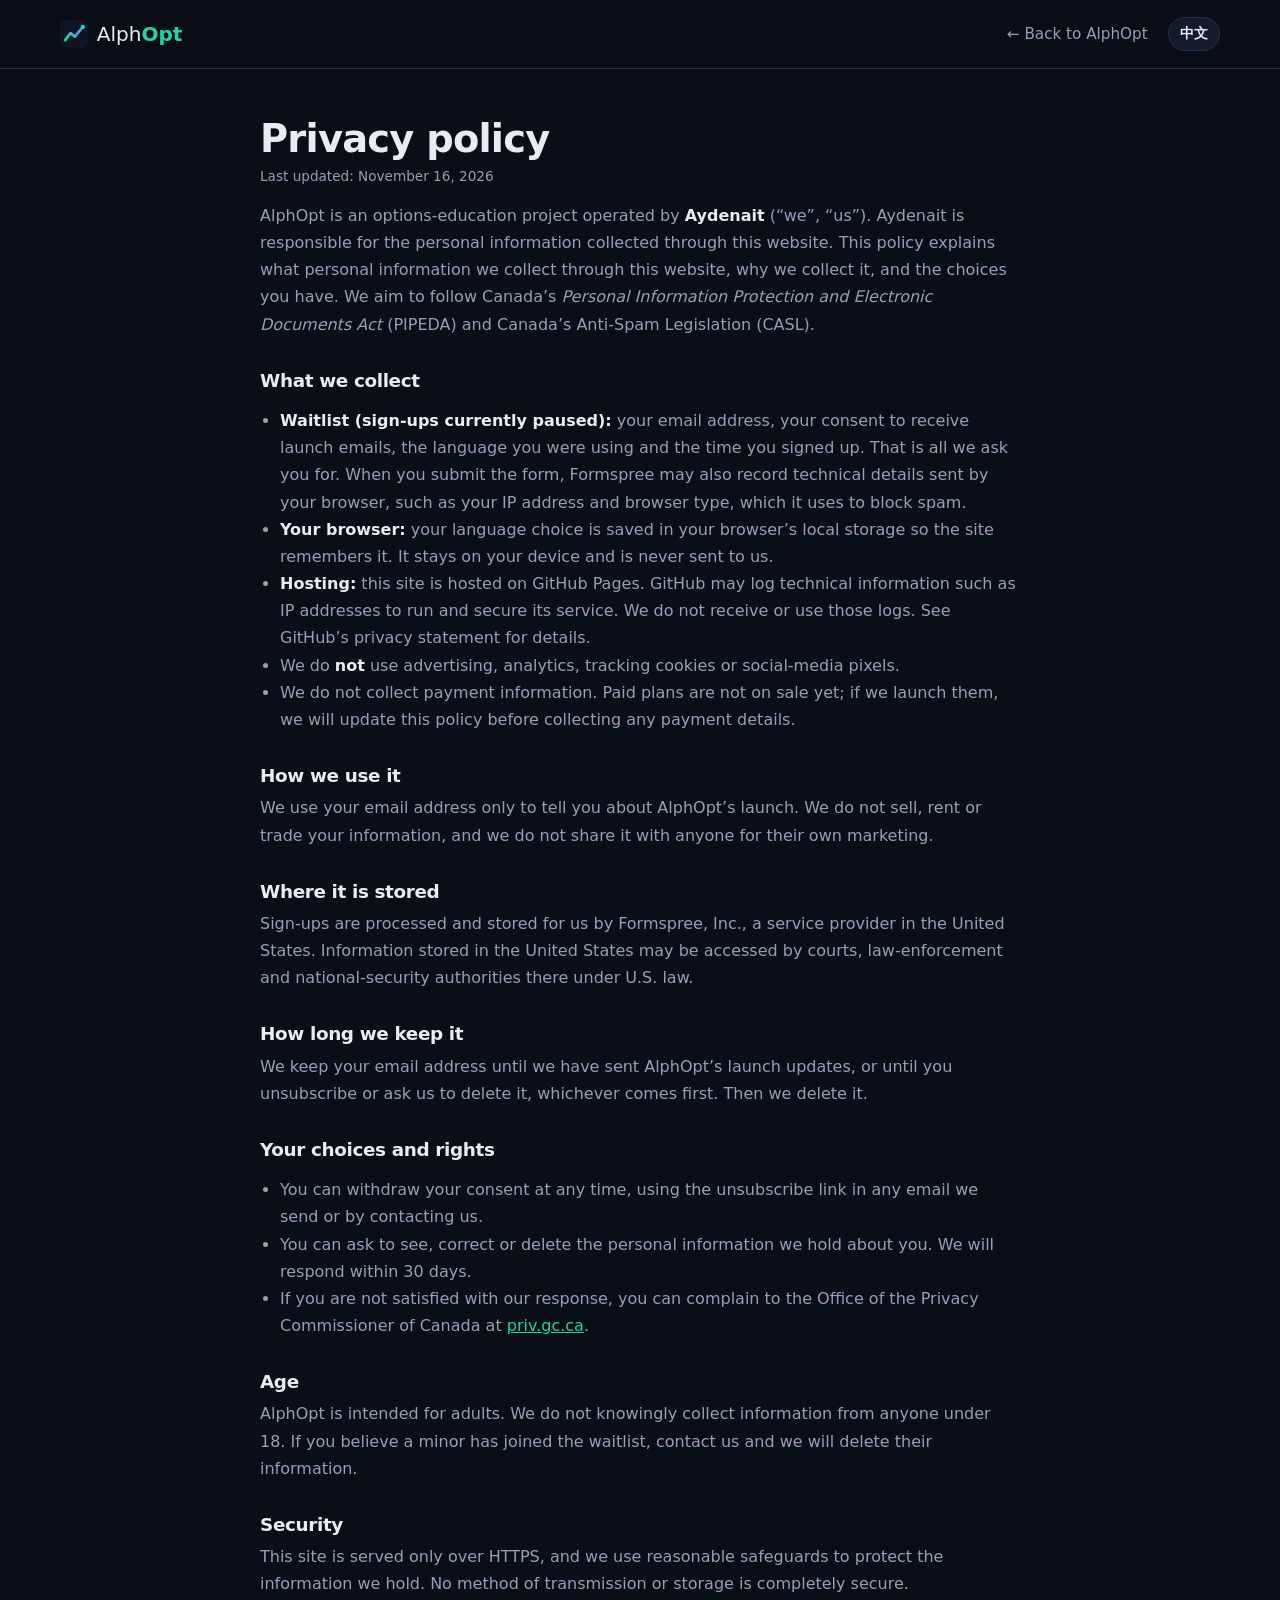
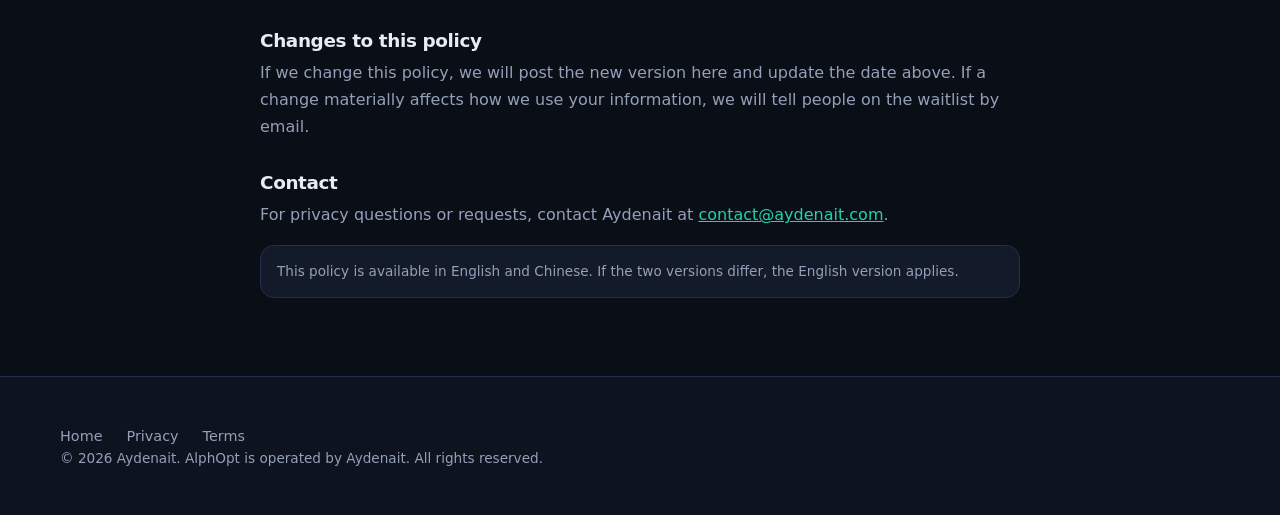
<file: privacy.html>
<!doctype html>
<html lang="en">
<head>
  <meta charset="utf-8">
  <meta name="viewport" content="width=device-width, initial-scale=1">
  <title data-i18n="privacy.title">Privacy policy — AlphOpt</title>
  <meta name="description" content="How AlphOpt collects, uses and protects personal information.">
  <meta name="theme-color" content="#0a0e17">
  <link rel="icon" href="assets/favicon.svg" type="image/svg+xml">
  <link rel="stylesheet" href="css/styles.css">
  <script src="js/i18n.js" defer></script>
</head>
<body>
  <header class="nav is-scrolled">
    <div class="container nav__inner">
      <a class="brand" href="index.html">
        <img src="assets/favicon.svg" alt="" width="28" height="28">
        <span>Alph<strong>Opt</strong></span>
      </a>
      <nav class="nav__links nav__links--plain" aria-label="Primary">
        <a href="index.html" data-i18n="nav.back">← Back to AlphOpt</a>
      </nav>
      <button class="lang-toggle" id="lang-toggle" type="button" lang="zh-CN" aria-label="切换到中文">中文</button>
    </div>
  </header>

  <main class="legal">
    <div class="container container--narrow">

      <article data-lang="en" lang="en">
        <h1>Privacy policy</h1>
        <p class="muted small">Last updated: November 16, 2026</p>
        <p>AlphOpt is an options-education project operated by <strong>Aydenait</strong> (“we”, “us”). Aydenait is responsible for the personal information collected through this website. This policy explains what personal information we collect through this website, why we collect it, and the choices you have. We aim to follow Canada’s <em>Personal Information Protection and Electronic Documents Act</em> (PIPEDA) and Canada’s Anti-Spam Legislation (CASL).</p>

        <h2>What we collect</h2>
        <ul>
          <li><strong>Waitlist (sign-ups currently paused):</strong> your email address, your consent to receive launch emails, the language you were using and the time you signed up. That is all we ask you for. When you submit the form, Formspree may also record technical details sent by your browser, such as your IP address and browser type, which it uses to block spam.</li>
          <li><strong>Your browser:</strong> your language choice is saved in your browser’s local storage so the site remembers it. It stays on your device and is never sent to us.</li>
          <li><strong>Hosting:</strong> this site is hosted on GitHub Pages. GitHub may log technical information such as IP addresses to run and secure its service. We do not receive or use those logs. See GitHub’s privacy statement for details.</li>
          <li>We do <strong>not</strong> use advertising, analytics, tracking cookies or social-media pixels.</li>
          <li>We do not collect payment information. Paid plans are not on sale yet; if we launch them, we will update this policy before collecting any payment details.</li>
        </ul>

        <h2>How we use it</h2>
        <p>We use your email address only to tell you about AlphOpt’s launch. We do not sell, rent or trade your information, and we do not share it with anyone for their own marketing.</p>

        <h2>Where it is stored</h2>
        <p>Sign-ups are processed and stored for us by Formspree, Inc., a service provider in the United States. Information stored in the United States may be accessed by courts, law-enforcement and national-security authorities there under U.S. law.</p>

        <h2>How long we keep it</h2>
        <p>We keep your email address until we have sent AlphOpt’s launch updates, or until you unsubscribe or ask us to delete it, whichever comes first. Then we delete it.</p>

        <h2>Your choices and rights</h2>
        <ul>
          <li>You can withdraw your consent at any time, using the unsubscribe link in any email we send or by contacting us.</li>
          <li>You can ask to see, correct or delete the personal information we hold about you. We will respond within 30 days.</li>
          <li>If you are not satisfied with our response, you can complain to the Office of the Privacy Commissioner of Canada at <a href="https://www.priv.gc.ca/" rel="noopener">priv.gc.ca</a>.</li>
        </ul>

        <h2>Age</h2>
        <p>AlphOpt is intended for adults. We do not knowingly collect information from anyone under 18. If you believe a minor has joined the waitlist, contact us and we will delete their information.</p>

        <h2>Security</h2>
        <p>This site is served only over HTTPS, and we use reasonable safeguards to protect the information we hold. No method of transmission or storage is completely secure.</p>

        <h2>Changes to this policy</h2>
        <p>If we change this policy, we will post the new version here and update the date above. If a change materially affects how we use your information, we will tell people on the waitlist by email.</p>

        <h2>Contact</h2>
        <p>For privacy questions or requests, contact Aydenait at <a href="mailto:contact@aydenait.com">contact@aydenait.com</a>.</p>

        <p class="legal__note small">This policy is available in English and Chinese. If the two versions differ, the English version applies.</p>
      </article>

      <article data-lang="zh" lang="zh-CN" hidden>
        <h1>隐私政策</h1>
        <p class="muted small">最后更新：2026年11月16日</p>
        <p>AlphOpt 是由 <strong>Aydenait</strong>（“我们”）运营的期权教育项目。Aydenait 对通过本网站收集的个人信息负责。本政策说明我们通过本网站收集哪些个人信息、收集的原因，以及你拥有的选择。我们力求遵守加拿大《个人信息保护和电子文件法》（PIPEDA）和加拿大反垃圾邮件法（CASL）。</p>

        <h2>我们收集的信息</h2>
        <ul>
          <li><strong>候补名单（注册暂时关闭）：</strong>你的电子邮箱地址、你同意接收上线邮件的记录、你当时使用的语言以及注册时间。我们只要求你提供这些信息。你提交表单时，Formspree 还可能记录你的浏览器发送的技术信息，例如 IP 地址和浏览器类型，用于拦截垃圾信息。</li>
          <li><strong>你的浏览器：</strong>你的语言选择保存在浏览器的本地存储中，以便网站记住它。它只保存在你的设备上，不会发送给我们。</li>
          <li><strong>网站托管：</strong>本网站托管在 GitHub Pages 上。GitHub 可能会为运营和保护其服务而记录 IP 地址等技术信息。我们不会接收或使用这些日志。详情请参阅 GitHub 的隐私声明。</li>
          <li>我们<strong>不</strong>使用广告、分析工具、跟踪 Cookie 或社交媒体像素。</li>
          <li>我们不收集付款信息。付费方案尚未开售；如果我们推出付费方案，会在收集任何付款信息之前更新本政策。</li>
        </ul>

        <h2>我们如何使用这些信息</h2>
        <p>我们只会用你的电子邮箱地址通知你 AlphOpt 上线的消息。我们不会出售、出租或交易你的信息，也不会与任何人分享用于其自身营销。</p>

        <h2>信息存储在哪里</h2>
        <p>注册信息由美国服务商 Formspree, Inc. 代我们处理和存储。存储在美国的信息可能会依照美国法律被当地法院、执法机构和国家安全机构访问。</p>

        <h2>我们保留信息多长时间</h2>
        <p>我们会保留你的电子邮箱地址，直到我们发送完 AlphOpt 的上线消息，或你退订、要求我们删除为止，以先发生者为准。之后我们会将其删除。</p>

        <h2>你的选择和权利</h2>
        <ul>
          <li>你可以随时撤回同意：点击我们任何邮件中的退订链接，或与我们联系。</li>
          <li>你可以要求查看、更正或删除我们持有的你的个人信息。我们会在 30 天内回复。</li>
          <li>如果你对我们的回复不满意，可以向加拿大隐私专员办公室投诉：<a href="https://www.priv.gc.ca/" rel="noopener">priv.gc.ca</a>。</li>
        </ul>

        <h2>年龄</h2>
        <p>AlphOpt 面向成年人。我们不会在知情的情况下收集 18 岁以下人士的信息。如果你认为有未成年人加入了候补名单，请与我们联系，我们会删除其信息。</p>

        <h2>安全</h2>
        <p>本网站仅通过 HTTPS 提供，我们采取合理的保护措施保护所持有的信息。但任何传输或存储方式都无法做到绝对安全。</p>

        <h2>本政策的变更</h2>
        <p>如果我们修改本政策，会在此处发布新版本并更新上方日期。如果变更会对我们使用你的信息的方式产生重大影响，我们会通过电子邮件通知候补名单上的用户。</p>

        <h2>联系我们</h2>
        <p>如有隐私问题或请求，请联系 Aydenait：电子邮件 <a href="mailto:contact@aydenait.com">contact@aydenait.com</a>。</p>

        <p class="legal__note small">本政策提供英文和中文版本。如两个版本有任何不一致，以英文版本为准。</p>
      </article>

    </div>
  </main>

  <footer class="footer">
    <div class="container">
      <nav class="footer__links" aria-label="Footer">
        <a href="index.html" data-i18n="nav.home2">Home</a>
        <a href="privacy.html" data-i18n="nav.privacy">Privacy</a>
        <a href="terms.html" data-i18n="nav.terms">Terms</a>
      </nav>
      <p class="muted small">© 2026 Aydenait. <span data-i18n="footer.rights">AlphOpt is operated by Aydenait. All rights reserved.</span></p>
    </div>
  </footer>
</body>
</html>
</file>
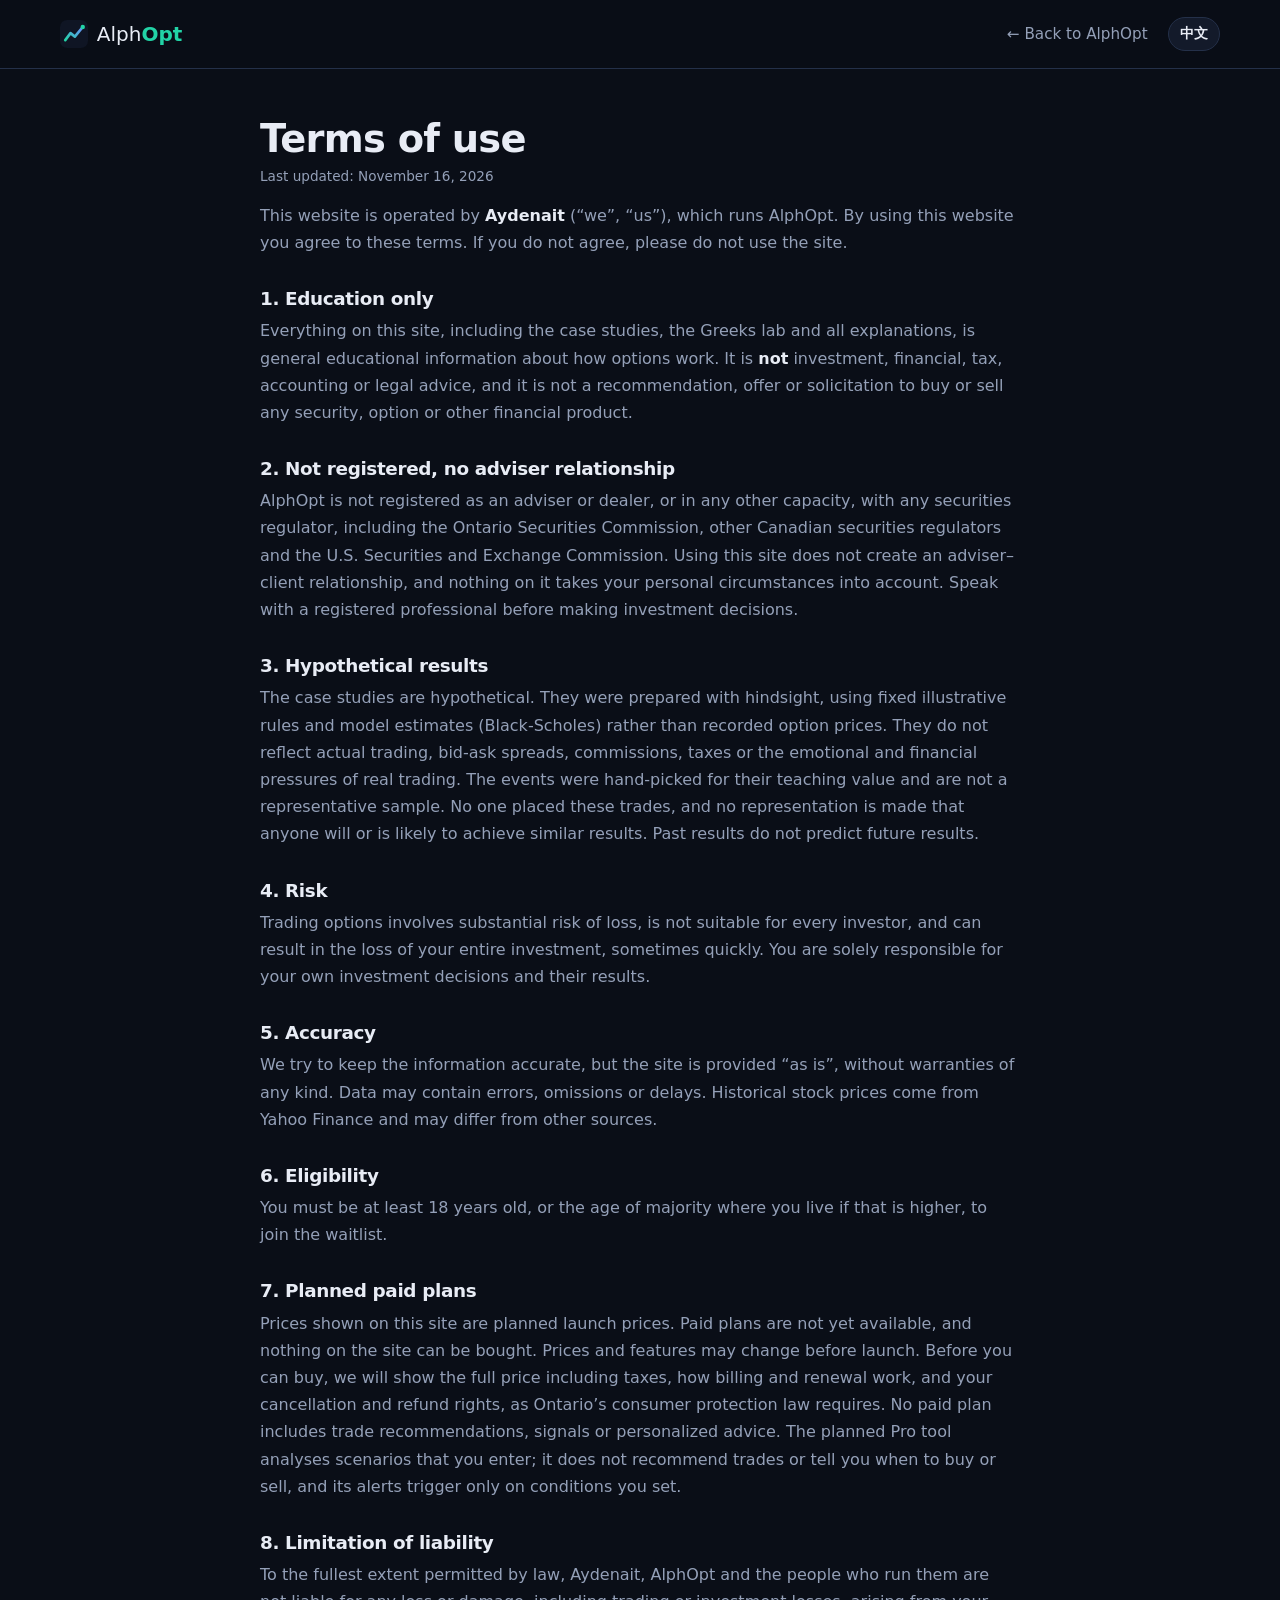
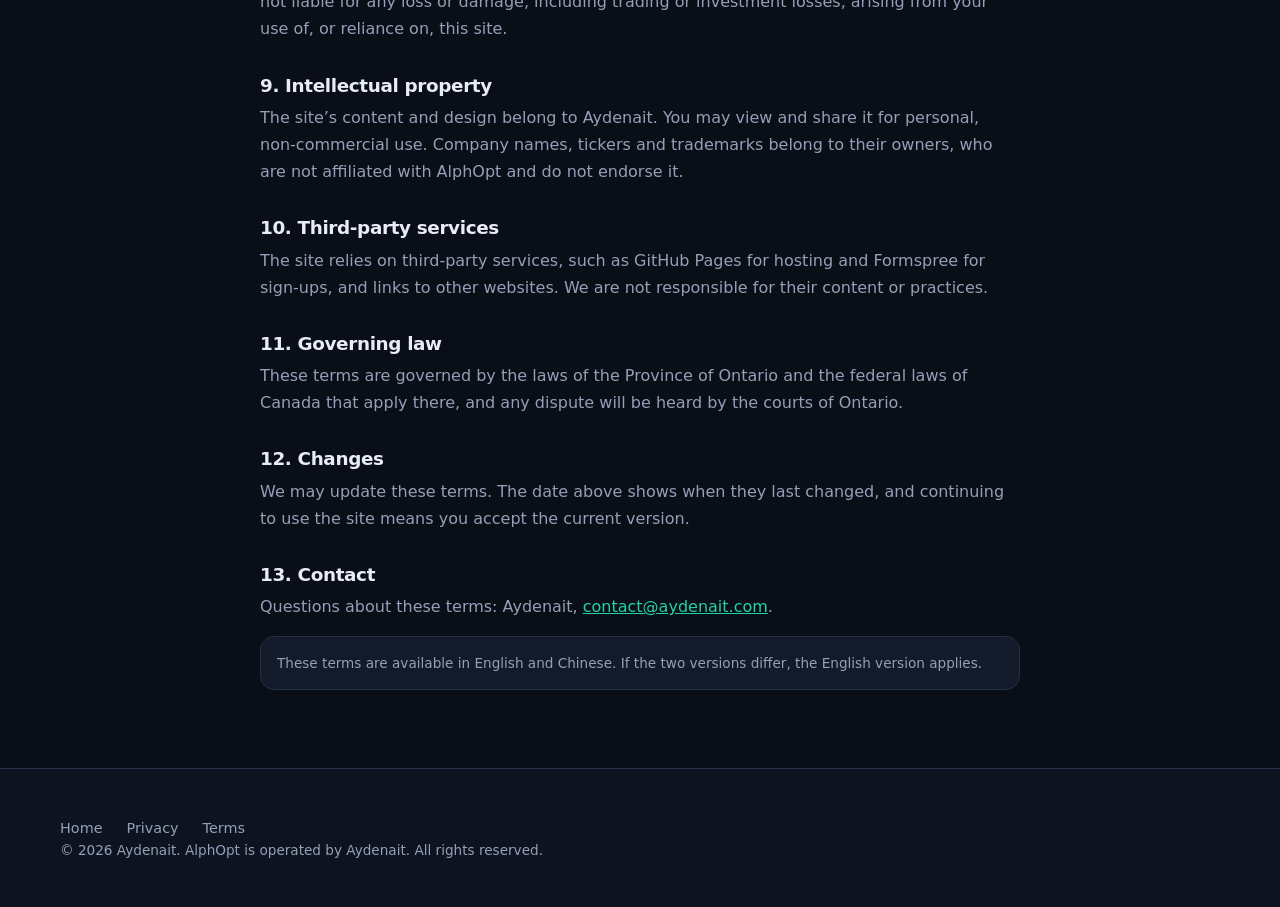
<file: terms.html>
<!doctype html>
<html lang="en">
<head>
  <meta charset="utf-8">
  <meta name="viewport" content="width=device-width, initial-scale=1">
  <title data-i18n="terms.title">Terms of use — AlphOpt</title>
  <meta name="description" content="Terms of use for the AlphOpt options-education website.">
  <meta name="theme-color" content="#0a0e17">
  <link rel="icon" href="assets/favicon.svg" type="image/svg+xml">
  <link rel="stylesheet" href="css/styles.css">
  <script src="js/i18n.js" defer></script>
</head>
<body>
  <header class="nav is-scrolled">
    <div class="container nav__inner">
      <a class="brand" href="index.html">
        <img src="assets/favicon.svg" alt="" width="28" height="28">
        <span>Alph<strong>Opt</strong></span>
      </a>
      <nav class="nav__links nav__links--plain" aria-label="Primary">
        <a href="index.html" data-i18n="nav.back">← Back to AlphOpt</a>
      </nav>
      <button class="lang-toggle" id="lang-toggle" type="button" lang="zh-CN" aria-label="切换到中文">中文</button>
    </div>
  </header>

  <main class="legal">
    <div class="container container--narrow">

      <article data-lang="en" lang="en">
        <h1>Terms of use</h1>
        <p class="muted small">Last updated: November 16, 2026</p>
        <p>This website is operated by <strong>Aydenait</strong> (“we”, “us”), which runs AlphOpt. By using this website you agree to these terms. If you do not agree, please do not use the site.</p>

        <h2>1. Education only</h2>
        <p>Everything on this site, including the case studies, the Greeks lab and all explanations, is general educational information about how options work. It is <strong>not</strong> investment, financial, tax, accounting or legal advice, and it is not a recommendation, offer or solicitation to buy or sell any security, option or other financial product.</p>

        <h2>2. Not registered, no adviser relationship</h2>
        <p>AlphOpt is not registered as an adviser or dealer, or in any other capacity, with any securities regulator, including the Ontario Securities Commission, other Canadian securities regulators and the U.S. Securities and Exchange Commission. Using this site does not create an adviser–client relationship, and nothing on it takes your personal circumstances into account. Speak with a registered professional before making investment decisions.</p>

        <h2>3. Hypothetical results</h2>
        <p>The case studies are hypothetical. They were prepared with hindsight, using fixed illustrative rules and model estimates (Black-Scholes) rather than recorded option prices. They do not reflect actual trading, bid-ask spreads, commissions, taxes or the emotional and financial pressures of real trading. The events were hand-picked for their teaching value and are not a representative sample. No one placed these trades, and no representation is made that anyone will or is likely to achieve similar results. Past results do not predict future results.</p>

        <h2>4. Risk</h2>
        <p>Trading options involves substantial risk of loss, is not suitable for every investor, and can result in the loss of your entire investment, sometimes quickly. You are solely responsible for your own investment decisions and their results.</p>

        <h2>5. Accuracy</h2>
        <p>We try to keep the information accurate, but the site is provided “as is”, without warranties of any kind. Data may contain errors, omissions or delays. Historical stock prices come from Yahoo Finance and may differ from other sources.</p>

        <h2>6. Eligibility</h2>
        <p>You must be at least 18 years old, or the age of majority where you live if that is higher, to join the waitlist.</p>

        <h2>7. Planned paid plans</h2>
        <p>Prices shown on this site are planned launch prices. Paid plans are not yet available, and nothing on the site can be bought. Prices and features may change before launch. Before you can buy, we will show the full price including taxes, how billing and renewal work, and your cancellation and refund rights, as Ontario’s consumer protection law requires. No paid plan includes trade recommendations, signals or personalized advice. The planned Pro tool analyses scenarios that you enter; it does not recommend trades or tell you when to buy or sell, and its alerts trigger only on conditions you set.</p>

        <h2>8. Limitation of liability</h2>
        <p>To the fullest extent permitted by law, Aydenait, AlphOpt and the people who run them are not liable for any loss or damage, including trading or investment losses, arising from your use of, or reliance on, this site.</p>

        <h2>9. Intellectual property</h2>
        <p>The site’s content and design belong to Aydenait. You may view and share it for personal, non-commercial use. Company names, tickers and trademarks belong to their owners, who are not affiliated with AlphOpt and do not endorse it.</p>

        <h2>10. Third-party services</h2>
        <p>The site relies on third-party services, such as GitHub Pages for hosting and Formspree for sign-ups, and links to other websites. We are not responsible for their content or practices.</p>

        <h2>11. Governing law</h2>
        <p>These terms are governed by the laws of the Province of Ontario and the federal laws of Canada that apply there, and any dispute will be heard by the courts of Ontario.</p>

        <h2>12. Changes</h2>
        <p>We may update these terms. The date above shows when they last changed, and continuing to use the site means you accept the current version.</p>

        <h2>13. Contact</h2>
        <p>Questions about these terms: Aydenait, <a href="mailto:contact@aydenait.com">contact@aydenait.com</a>.</p>

        <p class="legal__note small">These terms are available in English and Chinese. If the two versions differ, the English version applies.</p>
      </article>

      <article data-lang="zh" lang="zh-CN" hidden>
        <h1>使用条款</h1>
        <p class="muted small">最后更新：2026年11月16日</p>
        <p>本网站由运营 AlphOpt 的 <strong>Aydenait</strong>（“我们”）运营。使用本网站即表示你同意本条款。如果你不同意，请不要使用本网站。</p>

        <h2>1. 仅供教育用途</h2>
        <p>本网站的所有内容，包括案例研究、希腊值实验室以及全部解释，都是关于期权如何运作的一般性教育信息。它们<strong>不</strong>构成投资、财务、税务、会计或法律建议，也不是买入或卖出任何证券、期权或其他金融产品的推荐、要约或招揽。</p>

        <h2>2. 未注册，不构成顾问关系</h2>
        <p>AlphOpt 未在任何证券监管机构（包括安大略证券委员会、加拿大其他证券监管机构以及美国证券交易委员会）注册为顾问、交易商或任何其他身份。使用本网站不会建立顾问与客户的关系，网站上的任何内容也没有考虑你的个人情况。在做出投资决定之前，请咨询注册专业人士。</p>

        <h2>3. 假设性结果</h2>
        <p>案例研究是假设性的。它们是事后编制的，使用固定的说明性规则和模型估算值（Black-Scholes），而不是实际记录的期权价格。它们不反映实际交易、买卖价差、佣金、税费，也不反映真实交易中的情绪和资金压力。这些事件因其教学价值而被人工挑选，并非具有代表性的样本。没有人进行过这些交易，我们也不保证任何人将会或可能取得类似结果。过往结果不能预测未来结果。</p>

        <h2>4. 风险</h2>
        <p>期权交易涉及重大亏损风险，并不适合所有投资者，可能导致你损失全部投资，有时损失来得很快。你须对自己的投资决定及其结果承担全部责任。</p>

        <h2>5. 准确性</h2>
        <p>我们力求信息准确，但本网站按“现状”提供，不作任何形式的保证。数据可能存在错误、遗漏或延迟。历史股价来自 Yahoo Finance，可能与其他来源不同。</p>

        <h2>6. 资格</h2>
        <p>你必须年满 18 岁（如你所在地区的成年年龄更高，则须达到该年龄）才能加入候补名单。</p>

        <h2>7. 计划中的付费方案</h2>
        <p>本网站显示的价格是计划中的上线价格。付费方案尚未推出，网站上的任何内容都无法购买。价格和功能在上线前可能调整。在你可以购买之前，我们会按照安大略省消费者保护法的要求，展示含税的完整价格、计费和续订方式，以及你的取消和退款权利。任何付费方案都不包含交易推荐、信号或个性化建议。计划中的专业工具分析的是你输入的情景；它不推荐交易，也不告诉你何时买入或卖出，提醒只会按你设定的条件触发。</p>

        <h2>8. 责任限制</h2>
        <p>在法律允许的最大范围内，对于因你使用或依赖本网站而产生的任何损失或损害（包括交易或投资损失），Aydenait、AlphOpt 及其运营人员概不负责。</p>

        <h2>9. 知识产权</h2>
        <p>本网站的内容和设计归 Aydenait 所有。你可以出于个人、非商业目的浏览和分享。公司名称、股票代码和商标归其各自所有者所有，这些所有者与 AlphOpt 无关，也不为其背书。</p>

        <h2>10. 第三方服务</h2>
        <p>本网站依赖第三方服务（例如用于托管的 GitHub Pages 和用于注册的 Formspree），并链接到其他网站。我们不对其内容或做法负责。</p>

        <h2>11. 适用法律</h2>
        <p>本条款受安大略省法律及适用于该省的加拿大联邦法律管辖，任何争议均由安大略省法院审理。</p>

        <h2>12. 变更</h2>
        <p>我们可能会更新本条款。上方日期显示最后一次修改的时间，继续使用本网站即表示你接受当前版本。</p>

        <h2>13. 联系我们</h2>
        <p>关于本条款的问题：Aydenait，<a href="mailto:contact@aydenait.com">contact@aydenait.com</a>。</p>

        <p class="legal__note small">本条款提供英文和中文版本。如两个版本有任何不一致，以英文版本为准。</p>
      </article>

    </div>
  </main>

  <footer class="footer">
    <div class="container">
      <nav class="footer__links" aria-label="Footer">
        <a href="index.html" data-i18n="nav.home2">Home</a>
        <a href="privacy.html" data-i18n="nav.privacy">Privacy</a>
        <a href="terms.html" data-i18n="nav.terms">Terms</a>
      </nav>
      <p class="muted small">© 2026 Aydenait. <span data-i18n="footer.rights">AlphOpt is operated by Aydenait. All rights reserved.</span></p>
    </div>
  </footer>
</body>
</html>
</file>
<file: css/styles.css>
/* ---------- Tokens ---------- */
:root {
  --bg: #0a0e17;
  --bg-alt: #0e1320;
  --surface: #131a2a;
  --surface-2: #1a2236;
  --border: #243049;
  --text: #e8ecf5;
  --muted: #94a0b8;
  --brand: #22d3a6;
  --brand-2: #6c8cff;
  --up: #22c55e;
  --down: #f87171;
  --warn: #fbbf24;
  --radius: 14px;
  --radius-lg: 22px;
  --shadow: 0 20px 50px -20px rgba(0, 0, 0, 0.6);
  --font: "Inter", system-ui, -apple-system, "Segoe UI", Roboto, "PingFang SC", "Hiragino Sans GB", "Microsoft YaHei", "Noto Sans SC", sans-serif;
  --mono: ui-monospace, "SF Mono", Menlo, Consolas, monospace;
}

/* ---------- Base ---------- */
*, *::before, *::after { box-sizing: border-box; }
[hidden] { display: none !important; }
html { scroll-behavior: smooth; scroll-padding-top: 80px; }
body {
  margin: 0;
  font-family: var(--font);
  background: var(--bg);
  color: var(--text);
  line-height: 1.6;
  -webkit-font-smoothing: antialiased;
}
img, svg { display: block; max-width: 100%; }
a { color: inherit; text-decoration: none; }
h1, h2, h3, h4 { line-height: 1.15; margin: 0 0 0.5em; letter-spacing: -0.02em; }
h1 { font-size: clamp(2.3rem, 5vw, 3.8rem); }
h2 { font-size: clamp(1.8rem, 3.5vw, 2.6rem); }
h3 { font-size: 1.2rem; }
p { margin: 0 0 1em; }
button { font: inherit; cursor: pointer; }

.container { width: min(1160px, 100% - 2.5rem); margin-inline: auto; }
.container--narrow { width: min(760px, 100% - 2.5rem); }
.center { text-align: center; }
.muted { color: var(--muted); }
.small { font-size: 0.85rem; }
.up { color: var(--up); }
.down { color: var(--down); }
.lead { font-size: 1.15rem; color: var(--muted); }
.grad {
  background: linear-gradient(90deg, var(--brand), var(--brand-2));
  -webkit-background-clip: text;
  background-clip: text;
  color: transparent;
}
.visually-hidden {
  position: absolute; width: 1px; height: 1px; overflow: hidden;
  clip: rect(0 0 0 0); white-space: nowrap;
}
.skip-link {
  position: absolute; left: 1rem; top: -3rem; z-index: 100;
  background: var(--brand); color: #04110d; padding: 0.5rem 1rem; border-radius: 8px;
}
.skip-link:focus { top: 1rem; }
:focus-visible { outline: 2px solid var(--brand); outline-offset: 3px; }

.eyebrow {
  display: inline-flex; align-items: center; gap: 0.5rem;
  font-size: 0.8rem; font-weight: 600; text-transform: uppercase; letter-spacing: 0.12em;
  color: var(--brand);
  margin-bottom: 0.9rem;
}
.pulse {
  width: 8px; height: 8px; border-radius: 50%; background: var(--brand);
  box-shadow: 0 0 0 0 rgba(34, 211, 166, 0.7);
  animation: pulse 2s infinite;
}
@keyframes pulse {
  70% { box-shadow: 0 0 0 10px rgba(34, 211, 166, 0); }
  100% { box-shadow: 0 0 0 0 rgba(34, 211, 166, 0); }
}

.tag {
  display: inline-block; font-size: 0.7rem; font-weight: 700; letter-spacing: 0.05em;
  padding: 0.15rem 0.5rem; border-radius: 999px;
  background: rgba(34, 211, 166, 0.15); color: var(--brand);
}
.tag--live { background: rgba(248, 113, 113, 0.15); color: var(--down); }

/* ---------- Buttons ---------- */
.btn {
  display: inline-flex; align-items: center; justify-content: center; gap: 0.4rem;
  padding: 0.7rem 1.25rem; border-radius: 10px; border: 1px solid transparent;
  font-weight: 600; transition: transform 0.15s, background 0.15s, border-color 0.15s;
}
.btn:hover { transform: translateY(-1px); }
.btn--primary { background: linear-gradient(135deg, var(--brand), #1cb48d); color: #04110d; }
.btn--primary:hover { background: linear-gradient(135deg, #3be3b8, var(--brand)); }
.btn--ghost { border-color: var(--border); background: var(--surface); color: var(--text); }
.btn--ghost:hover { border-color: var(--brand); }
.btn--sm { padding: 0.45rem 0.9rem; font-size: 0.9rem; }
.btn--lg { padding: 0.9rem 1.5rem; font-size: 1.05rem; }
.btn--block { width: 100%; }

/* ---------- Nav ---------- */
.nav {
  position: sticky; top: 0; z-index: 50;
  background: rgba(10, 14, 23, 0.75);
  backdrop-filter: blur(12px);
  border-bottom: 1px solid transparent;
  transition: border-color 0.2s;
}
.nav.is-scrolled { border-bottom-color: var(--border); }
.nav__inner { display: flex; align-items: center; justify-content: space-between; height: 68px; }
.nav__inner .brand { margin-right: auto; }
.lang-toggle {
  margin-left: 1.25rem; padding: 0.35rem 0.7rem; min-width: 3.2rem;
  background: var(--surface); color: var(--text); border: 1px solid var(--border); border-radius: 999px;
  font: inherit; font-size: 0.85rem; font-weight: 600; cursor: pointer;
}
.lang-toggle:hover { border-color: var(--brand); }
.lang-toggle { order: 1; }
.nav__toggle { order: 2; }
.brand { display: inline-flex; align-items: center; gap: 0.55rem; font-size: 1.25rem; font-weight: 500; }
.brand strong { color: var(--brand); font-weight: 800; }
.nav__links { display: flex; align-items: center; gap: 1.75rem; font-size: 0.95rem; white-space: nowrap; }
.nav__links a:not(.btn) { color: var(--muted); }
.nav__links a:not(.btn):hover { color: var(--text); }
.nav__toggle {
  display: none; background: none; border: 0; padding: 0.5rem;
  flex-direction: column; gap: 5px;
}
.nav__toggle span { width: 22px; height: 2px; background: var(--text); border-radius: 2px; transition: 0.2s; }

/* ---------- Hero ---------- */
.hero { position: relative; overflow: hidden; padding: 5rem 0 0; }
.hero__glow {
  position: absolute; inset: -20% -10% auto; height: 700px; pointer-events: none;
  background:
    radial-gradient(600px 300px at 20% 30%, rgba(34, 211, 166, 0.18), transparent 70%),
    radial-gradient(500px 300px at 80% 20%, rgba(108, 140, 255, 0.18), transparent 70%);
}
.hero__grid {
  position: relative; display: grid; grid-template-columns: 1.15fr 1fr; gap: 3rem; align-items: center;
  padding-bottom: 4rem;
}
.hero__cta { display: flex; flex-wrap: wrap; gap: 0.8rem; margin: 2rem 0 1.5rem; }
.hero__points { display: flex; flex-wrap: wrap; gap: 0.5rem 1.5rem; padding: 0; margin: 0; list-style: none; color: var(--muted); font-size: 0.95rem; }
.hero__points li::before { content: "✓"; color: var(--brand); margin-right: 0.4rem; font-weight: 700; }
.hero__visual { display: flex; justify-content: center; }

.phone {
  width: min(380px, 100%);
  background: linear-gradient(180deg, var(--surface-2), var(--surface));
  border: 1px solid var(--border); border-radius: 28px; padding: 1.1rem;
  box-shadow: var(--shadow), 0 0 0 8px rgba(255, 255, 255, 0.02);
  transform: rotate(1.5deg);
  animation: float 6s ease-in-out infinite;
}
@keyframes float { 50% { transform: rotate(1.5deg) translateY(-10px); } }
.phone__bar { display: flex; justify-content: space-between; align-items: center; font-size: 0.85rem; color: var(--muted); padding: 0.25rem 0.4rem 0.9rem; }
.hero-nav { display: flex; align-items: center; justify-content: center; gap: 1rem; margin-top: 0.8rem; }
.hero-nav__btn { width: 36px; height: 36px; border-radius: 50%; border: 1px solid var(--border); background: var(--surface); color: var(--text); font-size: 1.3rem; line-height: 1; cursor: pointer; }
.hero-nav__btn:hover { border-color: var(--brand); color: var(--brand); }
.hero-nav__count { min-width: 3.5rem; text-align: center; font-family: var(--mono); font-size: 0.85rem; color: var(--muted); }
.phone__note { text-align: center; font-size: 0.72rem; color: var(--muted); margin: 0.7rem 0 0; }
.phone__note a { color: var(--brand); font-weight: 600; }

.sig-hero { background: var(--bg-alt); border: 1px solid var(--border); border-radius: 18px; padding: 1.1rem; }
.sig-hero__head { display: flex; justify-content: space-between; align-items: flex-start; }
.sig-hero__ticker { font-size: 1.6rem; font-weight: 800; font-family: var(--mono); }
.sig-hero__chart { width: 100%; height: 110px; margin: 0.8rem 0; }
.sig-hero__stats { display: grid; grid-template-columns: repeat(3, 1fr); gap: 0.5rem; margin-bottom: 1rem; }
.sig-hero__stats div { background: var(--surface); border-radius: 10px; padding: 0.5rem 0.6rem; display: flex; flex-direction: column; }
.sig-hero__stats strong { font-family: var(--mono); }
.sig-hero__caption { font-size: 0.72rem; margin: -0.4rem 0 0.8rem; }
.hero-result { display: flex; justify-content: space-between; align-items: baseline; gap: 0.75rem; padding: 0.6rem 0.75rem; border-radius: 10px; background: var(--surface); }
.hero-result span { font-size: 0.8rem; color: var(--muted); }
.hero-result strong { font-family: var(--mono); font-size: 1.05rem; }
.sig-hero__why { font-size: 0.85rem; color: var(--muted); margin: 0.9rem 0 0; }
.sig-hero__why strong { color: var(--text); }

.dir {
  display: inline-flex; align-items: center; gap: 0.25rem;
  font-size: 0.78rem; font-weight: 700; padding: 0.25rem 0.6rem; border-radius: 999px; white-space: nowrap;
}
.dir--bull { background: rgba(34, 197, 94, 0.14); color: var(--up); }
.dir--bear { background: rgba(248, 113, 113, 0.14); color: var(--down); }

/* ---------- Sections ---------- */
.section { padding: 6rem 0; }
.section--alt { background: var(--bg-alt); border-block: 1px solid var(--border); }
.section__head { text-align: center; max-width: 720px; margin: 0 auto 3rem; }

/* Steps */
.steps { list-style: none; padding: 0; margin: 0; display: grid; grid-template-columns: repeat(3, 1fr); gap: 1.5rem; counter-reset: none; }
.step {
  position: relative; background: var(--surface); border: 1px solid var(--border);
  border-radius: var(--radius-lg); padding: 2rem;
}
.step { display: flex; flex-direction: column; }
.step p { color: var(--muted); margin: 0; }
.step__ex { margin-top: auto; padding-top: 1.25rem; }
.step__ex dl { margin: 0; display: grid; gap: 0.35rem; background: var(--bg-alt); border: 1px solid var(--border); border-radius: 12px; padding: 0.8rem 0.9rem; font-size: 0.82rem; }
.step__ex dl div { display: flex; justify-content: space-between; gap: 0.75rem; }
.step__ex dt { color: var(--muted); }
.step__ex dd { margin: 0; font-family: var(--mono); color: var(--text); text-align: right; }
.step__ex dd.up { color: var(--up); }
.step__ex dd.down { color: var(--down); }
.step__ex-label { font-size: 0.7rem; font-weight: 700; text-transform: uppercase; letter-spacing: 0.08em; color: var(--brand-2); margin: 0 0 0.5rem; }
.step__num {
  width: 44px; height: 44px; border-radius: 12px; display: grid; place-items: center;
  font-weight: 800; font-size: 1.2rem; margin-bottom: 1.2rem; color: #04110d;
  background: linear-gradient(135deg, var(--brand), var(--brand-2));
}

/* Filters */
.filters { display: flex; flex-wrap: wrap; gap: 0.75rem; align-items: center; justify-content: center; margin-bottom: 2rem; }
.seg { display: inline-flex; background: var(--surface); border: 1px solid var(--border); border-radius: 12px; padding: 4px; }
.seg__btn {
  background: none; border: 0; color: var(--muted); padding: 0.45rem 0.9rem; border-radius: 8px; font-size: 0.9rem; font-weight: 500;
}
.seg__btn:hover { color: var(--text); }
.seg__btn.is-active { background: var(--surface-2); color: var(--text); box-shadow: inset 0 0 0 1px var(--border); }
.sort { display: inline-flex; align-items: center; gap: 0.5rem; }
.sort select {
  background: var(--surface); color: var(--text); border: 1px solid var(--border);
  border-radius: 10px; padding: 0.5rem 0.75rem; font: inherit; font-size: 0.9rem;
}

/* Board */
.board { display: grid; grid-template-columns: repeat(auto-fill, minmax(260px, 1fr)); gap: 1.1rem; }
.board__empty { text-align: center; padding: 2rem; }
.card {
  text-align: left; color: inherit; width: 100%;
  background: var(--surface); border: 1px solid var(--border); border-radius: var(--radius);
  padding: 1.1rem; display: flex; flex-direction: column; gap: 0.75rem;
  transition: transform 0.2s, border-color 0.2s, box-shadow 0.2s;
  animation: fadeUp 0.35s ease both;
}
.card:hover { transform: translateY(-3px); border-color: var(--brand); box-shadow: var(--shadow); }
@keyframes fadeUp { from { opacity: 0; transform: translateY(8px); } }
.card__head { display: flex; justify-content: space-between; align-items: flex-start; gap: 0.5rem; }
.card__ticker { font-family: var(--mono); font-weight: 800; font-size: 1.25rem; }
.card__name { font-size: 0.8rem; color: var(--muted); }
.card__spark { width: 100%; height: 48px; }
.card__setup { font-family: var(--mono); font-size: 0.8rem; color: var(--text); background: var(--bg-alt); border-radius: 8px; padding: 0.4rem 0.6rem; }
.card__row { display: flex; justify-content: space-between; gap: 1rem; font-size: 0.85rem; }
.card__row span:first-child { color: var(--muted); }
.card__row strong { font-family: var(--mono); font-weight: 600; }
.card__result { display: flex; flex-direction: column; gap: 0.1rem; font-size: 0.78rem; color: var(--muted); background: var(--bg-alt); border-radius: 8px; padding: 0.5rem 0.6rem; }
.card__result strong { font-family: var(--mono); font-size: 1rem; }
.card__foot { display: flex; justify-content: space-between; align-items: center; font-size: 0.8rem; color: var(--muted); border-top: 1px solid var(--border); padding-top: 0.7rem; }
.card__foot .link { color: var(--brand); font-weight: 600; }
.chip { font-size: 0.7rem; font-weight: 600; padding: 0.15rem 0.5rem; border-radius: 6px; background: var(--surface-2); color: var(--muted); text-transform: uppercase; letter-spacing: 0.05em; }

/* Signal replays */
.replay-record { display: flex; flex-wrap: wrap; justify-content: center; gap: 0.5rem 1.75rem; margin: 0 0 1.25rem; color: var(--muted); font-size: 0.95rem; }
.replay-record strong { font-family: var(--mono); font-size: 1.1rem; color: var(--text); }
.replay-record strong.up { color: var(--up); }
.replay-record strong.down { color: var(--down); }
.replay-tabs { display: grid; grid-template-columns: repeat(auto-fit, minmax(140px, 1fr)); gap: 0.6rem; margin-bottom: 1.25rem; }
.replay-tab {
  display: flex; flex-direction: column; gap: 0.3rem; text-align: left;
  background: var(--surface); border: 1px solid var(--border); border-radius: var(--radius); padding: 0.75rem 0.85rem; color: var(--muted);
}
.replay-tab:hover { border-color: var(--brand); }
.replay-tab[aria-selected="true"] { border-color: var(--brand); background: var(--surface-2); color: var(--text); box-shadow: 0 0 0 1px var(--brand); }
.replay-tab b { display: block; font-family: var(--mono); font-size: 1.05rem; color: var(--text); }
.replay-tab small { font-size: 0.78rem; }
.replay-tab strong { font-family: var(--mono); font-size: 1rem; }

.replay { display: grid; grid-template-columns: 360px 1fr; gap: 1.5rem; align-items: start; animation: fadeUp 0.3s ease both; }
.replay .phone { width: 100%; transform: none; animation: none; }
.replay > *, .replay__main > * { min-width: 0; }
.news {
  border-left: 3px solid var(--brand-2); background: var(--bg-alt); border-radius: 0 10px 10px 0;
  padding: 0.6rem 0.8rem; margin: 0.9rem 0 0;
}
.news__src { font-size: 0.7rem; text-transform: uppercase; letter-spacing: 0.06em; color: var(--brand-2); font-weight: 700; }
.news p { font-size: 0.85rem; margin: 0.2rem 0 0; }
.why-list { list-style: none; padding: 0; margin: 0.9rem 0 0; display: grid; gap: 0.35rem; font-size: 0.82rem; color: var(--muted); }
.why-list li::before { content: "✓"; color: var(--brand); font-weight: 700; margin-right: 0.45rem; }
.why-list .warn::before { content: "!"; color: var(--warn); }

.replay__main { display: grid; gap: 1.25rem; }
.panel { background: var(--surface); border: 1px solid var(--border); border-radius: var(--radius-lg); padding: 1.25rem; }
.panel__head { display: flex; justify-content: space-between; align-items: baseline; gap: 1rem; margin-bottom: 0.75rem; flex-wrap: wrap; }
.panel__head h3 { font-size: 1rem; margin: 0; }
.legend { display: flex; gap: 1rem; font-size: 0.78rem; color: var(--muted); }
.legend i { display: inline-block; width: 9px; height: 9px; border-radius: 50%; margin-right: 0.35rem; vertical-align: middle; }
.replay__chart { width: 100%; height: auto; overflow: visible; }
.replay__chart text { font-family: var(--mono); font-size: 11px; fill: var(--muted); }
/* A halo in the panel colour keeps marker labels legible where they cross the price line. */
.replay__chart .lbl { font-family: var(--font); font-size: 11px; font-weight: 700; paint-order: stroke; stroke: var(--surface); stroke-width: 4px; stroke-linejoin: round; }

.result { display: grid; grid-template-columns: repeat(4, 1fr); gap: 0.5rem; }
.result div { background: var(--bg-alt); border-radius: 10px; padding: 0.6rem 0.75rem; display: flex; flex-direction: column; }
.result span { font-size: 0.75rem; color: var(--muted); }
.result strong { font-family: var(--mono); font-size: 1.15rem; }
.result .result__big strong { font-size: 1.5rem; }

.ledger-wrap { overflow-x: auto; }
.ledger { width: 100%; border-collapse: collapse; font-size: 0.84rem; }
.ledger th, .ledger td { padding: 0.5rem 0.6rem; text-align: right; border-bottom: 1px solid var(--border); white-space: nowrap; }
.ledger th:first-child, .ledger td:first-child { text-align: left; }
.ledger thead th { font-size: 0.75rem; font-weight: 600; color: var(--muted); }
.ledger td { font-family: var(--mono); }
.ledger tbody tr:last-child td { border-bottom: 0; }
.ledger .tag { font-family: var(--font); margin-left: 0.4rem; }
.tag--stop { background: rgba(248, 113, 113, 0.15); color: var(--down); }
.ledger__greek { font-family: var(--font); color: var(--muted); font-size: 0.75rem; display: block; }
.replay__lesson { font-size: 0.9rem; color: var(--muted); margin: 0.9rem 0 0; }
.replay__lesson strong { color: var(--text); }
.replay__lab { margin-top: 0.9rem; }
.replay__note { margin-top: 1.5rem; }

/* Greeks lab */
.lab { display: grid; grid-template-columns: 300px 1fr; gap: 1.5rem; align-items: start; }
.lab > * { min-width: 0; }
.lab__controls {
  position: sticky; top: 88px; display: grid; gap: 1.25rem;
  background: var(--surface); border: 1px solid var(--border); border-radius: var(--radius-lg); padding: 1.5rem;
}
.lab__field { display: grid; gap: 0.5rem; font-size: 0.88rem; color: var(--muted); }
.lab__field > span { display: flex; justify-content: space-between; gap: 0.5rem; }
.lab__field strong { font-family: var(--mono); color: var(--text); font-weight: 600; }
.lab__field select {
  background: var(--bg-alt); color: var(--text); border: 1px solid var(--border);
  border-radius: 10px; padding: 0.6rem 0.7rem; font: inherit; font-size: 0.88rem;
}
.lab__field input[type="range"] { width: 100%; accent-color: var(--brand); }
.lab__presets { display: grid; gap: 0.5rem; }
.lab__presets .is-active { border-color: var(--brand); }
.lab__out { display: grid; gap: 1.25rem; }
.lab .result div { background: var(--surface); border: 1px solid var(--border); }
.lab__panel { padding: 1.1rem 1.25rem; }
.lab__chart { width: 100%; height: auto; overflow: visible; }
.lab__chart text { font-family: var(--mono); font-size: 11px; fill: var(--muted); }
.legend__dash { background: none !important; border-top: 2px dashed var(--muted); border-radius: 0 !important; height: 0 !important; width: 14px !important; }
.lab__grid { display: grid; grid-template-columns: 1fr 1fr; gap: 1.25rem; }
.lab-greeks { list-style: none; padding: 0; margin: 0; display: grid; gap: 0.7rem; }
.lab-greeks li { display: grid; grid-template-columns: 2rem 4rem 1fr; gap: 0.6rem; align-items: baseline; font-size: 0.84rem; }
.lab-greeks b { color: var(--brand); text-align: center; background: var(--surface-2); border-radius: 6px; padding: 0.1rem 0; }
.lab-greeks strong { font-family: var(--mono); }
.lab-greeks span { color: var(--muted); }
.drivers { list-style: none; padding: 0; margin: 0; display: grid; gap: 0.75rem; }
.driver { display: grid; grid-template-columns: 5.5rem 1fr 4.5rem; gap: 0.6rem; align-items: center; font-size: 0.84rem; }
.driver__val { font-family: var(--mono); text-align: right; }
.driver__track { position: relative; height: 14px; }
.driver__track::before { content: ""; position: absolute; left: 50%; top: -3px; bottom: -3px; width: 1px; background: var(--muted); opacity: 0.5; }
.driver__fill { position: absolute; top: 0; bottom: 0; transition: width 0.15s ease; }
.driver__fill--gain { left: 50%; background: var(--up); border-radius: 0 3px 3px 0; }
.driver__fill--loss { right: 50%; background: var(--down); border-radius: 3px 0 0 3px; }
.driver--total { padding-top: 0.6rem; border-top: 1px solid var(--border); font-weight: 600; }

/* Pro preview */
.pro-preview { margin-top: 1.75rem; display: grid; grid-template-columns: 1.6fr 1fr auto; gap: 1.5rem; align-items: center; padding: 1.5rem; border: 1px dashed var(--brand); border-radius: var(--radius-lg); background: rgba(34, 211, 166, 0.05); }
.pro-preview h3 { margin: 0.2rem 0 0.4rem; }
.pro-preview p.muted { margin: 0; font-size: 0.92rem; }
.pro-preview__list { list-style: none; margin: 0; padding: 0; display: grid; gap: 0.4rem; }
.pro-preview__list li::before { content: "✓"; color: var(--brand); font-weight: 700; margin-right: 0.5rem; }

/* Both sides */
.sides__grid { display: grid; grid-template-columns: 1fr 1fr; gap: 1rem; }
.sides__col { padding: 0.9rem 1rem; border-radius: var(--radius); background: var(--bg-alt); border: 1px solid var(--border); }
.sides__col h4 { margin: 0 0 0.5rem; font-size: 0.95rem; }
.sides__col--bull h4 { color: var(--up); }
.sides__col--bear h4 { color: var(--down); }
.sides__col ul { margin: 0; padding-left: 1.1rem; }
.sides__col li { color: var(--muted); font-size: 0.88rem; margin: 0.3rem 0; }
.sides__note { margin: 0.75rem 0 0; }

/* Coverage */
.focus__inner { display: grid; grid-template-columns: 1.2fr 1fr; gap: 2.5rem; align-items: center; }
.focus__inner h2 { margin-top: 0.25rem; }
.focus__list { list-style: none; padding: 0; margin: 0; display: grid; grid-template-columns: repeat(2, 1fr); gap: 0.75rem; }
.focus__list li { display: flex; flex-direction: column; gap: 0.15rem; padding: 0.9rem 1rem; background: var(--surface); border: 1px solid var(--border); border-radius: var(--radius); }
.focus__list b { font-family: var(--mono); font-size: 1.15rem; }
.focus__list span { color: var(--muted); font-size: 0.85rem; }

/* Selling options: covered calls and cash-secured puts */
.cc-block { margin-top: 2.5rem; }
.cc-block:first-of-type { margin-top: 0; }
.cc-block > h3 { font-size: 1.35rem; margin: 0 0 0.4rem; }
.cc-block > p { color: var(--muted); max-width: 820px; margin: 0 0 1.25rem; }
.cc-how { display: grid; grid-template-columns: repeat(3, 1fr); gap: 1rem; padding: 0; margin: 0 0 1.75rem; list-style: none; counter-reset: cc; }
.cc-how li { counter-increment: cc; position: relative; padding: 1rem 1rem 1rem 3rem; background: var(--surface); border: 1px solid var(--border); border-radius: var(--radius); color: var(--muted); font-size: 0.92rem; }
.cc-how li::before { content: counter(cc); position: absolute; left: 1rem; top: 1rem; width: 1.5rem; height: 1.5rem; border-radius: 50%; background: var(--surface-2); color: var(--brand); font-weight: 700; display: grid; place-items: center; font-size: 0.85rem; }
.cc-cards { display: grid; grid-template-columns: repeat(3, 1fr); gap: 1.25rem; }
.cc-card { position: relative; display: flex; flex-direction: column; background: var(--surface); border: 1px solid var(--border); border-radius: var(--radius-lg); padding: 1.4rem; }
.cc-card__badge { align-self: flex-start; font-size: 0.75rem; font-weight: 700; padding: 0.2rem 0.6rem; border-radius: 999px; margin-bottom: 0.75rem; }
.cc-card__badge--good { background: rgba(34, 211, 166, 0.15); color: var(--brand); }
.cc-card__badge--warn { background: rgba(251, 191, 36, 0.15); color: var(--warn); }
.cc-card__badge--bad { background: rgba(248, 113, 113, 0.15); color: var(--down); }
.cc-card__head { display: flex; align-items: baseline; gap: 0.6rem; }
.cc-card__head b { font-family: var(--mono); font-size: 1.3rem; }
.cc-card__when { margin: 0.15rem 0 0.6rem; }
.cc-card__chart { width: 100%; height: 90px; display: block; }
.cc-card__legend { display: flex; align-items: center; gap: 0.4rem; margin: 0.3rem 0 0.75rem; color: var(--muted); }
.cc-card__legend i { width: 16px; border-top: 2px dashed var(--warn); }
.cc-card__steps { margin: 0 0 0.9rem; display: grid; gap: 0.5rem; }
.cc-card__steps dt { font-size: 0.75rem; color: var(--muted); text-transform: uppercase; letter-spacing: 0.04em; }
.cc-card__steps dd { margin: 0; font-size: 0.9rem; }
.cc-card__results { display: grid; gap: 0.35rem; padding: 0.75rem; border-radius: 10px; background: var(--bg-alt); margin-bottom: 0.9rem; }
.cc-card__results div { display: flex; justify-content: space-between; gap: 0.75rem; font-size: 0.85rem; }
.cc-card__results span { color: var(--muted); }
.cc-card__results strong { font-family: var(--mono); white-space: nowrap; }
.cc-card__lesson { margin: 0; font-size: 0.88rem; color: var(--muted); }
.cc-compare { margin-top: 1.5rem; }
.compare { width: 100%; border-collapse: collapse; font-size: 0.9rem; }
.compare th, .compare td { text-align: left; vertical-align: top; padding: 0.7rem 0.8rem; border-top: 1px solid var(--border); }
.compare thead th { border-top: 0; color: var(--text); }
.compare tbody th { color: var(--text); font-weight: 600; width: 22%; }
.compare td { color: var(--muted); }

/* Features */
.features { display: grid; grid-template-columns: repeat(3, 1fr); gap: 1.25rem; }
.feature {
  background: var(--surface); border: 1px solid var(--border); border-radius: var(--radius-lg);
  padding: 1.75rem; transition: border-color 0.2s;
}
.feature:hover { border-color: rgba(34, 211, 166, 0.5); }
.feature p { color: var(--muted); margin: 0; }
.feature { display: flex; flex-direction: column; }
.feature__proof { margin-top: auto; padding-top: 1rem; font-size: 0.88rem; font-weight: 600; color: var(--brand); }
.feature__proof:hover { text-decoration: underline; }
.feature__icon {
  width: 48px; height: 48px; display: grid; place-items: center; color: var(--brand);
  background: var(--surface-2); border-radius: 12px; margin-bottom: 1rem;
}
.feature__icon svg { width: 24px; height: 24px; fill: none; stroke: currentColor; stroke-width: 2; stroke-linecap: round; stroke-linejoin: round; }

/* Plans */
.plans { display: grid; grid-template-columns: repeat(2, minmax(0, 380px)); justify-content: center; gap: 1.25rem; }
.plan { display: flex; flex-direction: column; background: var(--surface); border: 1px solid var(--border); border-radius: var(--radius-lg); padding: 2rem; }
.plan--featured { border-color: var(--brand); box-shadow: 0 0 0 1px var(--brand), var(--shadow); }
.plan h3 { margin: 0; }
.plan__price { margin: 0.5rem 0 0.25rem; }
.plan__amt { font-size: 2.4rem; font-weight: 800; letter-spacing: -0.03em; }
.plan > .muted { margin: 0 0 0.5rem; }
.plan ul { list-style: none; padding: 0; margin: 0.75rem 0 1.75rem; flex: 1; }
.plan li { padding: 0.35rem 0; color: var(--muted); }
.plan li::before { content: "✓"; color: var(--brand); font-weight: 700; margin-right: 0.6rem; }
.plans__note { max-width: 780px; margin: 1.5rem auto 0; text-align: center; font-size: 0.85rem; color: var(--muted); }

/* FAQ */
.faq details {
  background: var(--surface); border: 1px solid var(--border); border-radius: var(--radius);
  margin-bottom: 0.75rem; padding: 0 1.25rem;
}
.faq summary {
  cursor: pointer; list-style: none; padding: 1.1rem 0; font-weight: 600;
  display: flex; justify-content: space-between; align-items: center; gap: 1rem;
}
.faq summary::-webkit-details-marker { display: none; }
.faq summary::after { content: "+"; font-size: 1.4rem; color: var(--brand); transition: transform 0.2s; }
.faq details[open] summary::after { transform: rotate(45deg); }
.faq details p { color: var(--muted); padding-bottom: 1.1rem; margin: 0; }

/* CTA */
.cta {
  background:
    radial-gradient(600px 250px at 50% 0%, rgba(34, 211, 166, 0.15), transparent 70%),
    var(--bg);
}
.waitlist { display: flex; flex-wrap: wrap; gap: 0.6rem; max-width: 480px; margin: 2rem auto 0.75rem; }
.consent { flex-basis: 100%; display: flex; gap: 0.6rem; align-items: flex-start; text-align: left; font-size: 0.85rem; color: var(--muted); cursor: pointer; }
.waitlist .consent input { flex: none; width: 1.05rem; height: 1.05rem; padding: 0; margin: 0.15rem 0 0; accent-color: var(--brand); }
.waitlist .consent input[aria-invalid="true"] { outline: 2px solid var(--down); outline-offset: 2px; }
.consent a, .faq a, .legal a { color: var(--brand); text-decoration: underline; }
.waitlist input {
  flex: 1; min-width: 0; padding: 0.8rem 1rem; border-radius: 10px;
  border: 1px solid var(--border); background: var(--surface); color: var(--text); font: inherit;
}
.waitlist input:focus { outline: none; border-color: var(--brand); }
.waitlist .btn:disabled { opacity: 0.6; cursor: wait; transform: none; }
.waitlist input[aria-invalid="true"] { border-color: var(--down); }
.waitlist__msg { min-height: 1.5em; font-size: 0.95rem; }
.waitlist__msg.is-ok { color: var(--brand); }
.waitlist__msg.is-err { color: var(--down); }

/* Education banner */
.edu-banner { margin: 0; padding: 0.5rem 1rem; text-align: center; font-size: 0.82rem; color: var(--warn); background: rgba(251, 191, 36, 0.08); border-bottom: 1px solid rgba(251, 191, 36, 0.25); }

/* Legal pages */
.legal { padding: 3rem 0 4rem; }
.legal h1 { font-size: clamp(1.8rem, 4vw, 2.4rem); margin: 0 0 0.25rem; }
.legal h2 { font-size: 1.15rem; margin: 2rem 0 0.5rem; }
.legal p, .legal li { color: var(--muted); line-height: 1.7; }
.legal ul { padding-left: 1.25rem; }
.legal strong { color: var(--text); }
.legal__note { padding: 0.9rem 1rem; border: 1px solid var(--border); border-radius: var(--radius); background: var(--surface); }

/* Footer */
.footer { border-top: 1px solid var(--border); padding: 3rem 0 2rem; background: var(--bg-alt); }
.footer__top { display: flex; justify-content: space-between; align-items: center; flex-wrap: wrap; gap: 1rem; margin-bottom: 1.5rem; }
.footer__links { display: flex; flex-wrap: wrap; gap: 0.75rem 1.5rem; color: var(--muted); font-size: 0.9rem; }
.footer__links a:hover { color: var(--text); }
.disclaimer { font-size: 0.8rem; color: var(--muted); max-width: 900px; }

/* Reveal on scroll */
.reveal { opacity: 0; transform: translateY(16px); transition: opacity 0.6s ease, transform 0.6s ease; }
.reveal.is-visible { opacity: 1; transform: none; }

/* ---------- Responsive ---------- */
/* Seven nav links plus the button need about 930px, so switch to the menu below that. */
@media (max-width: 980px) {
  .nav__toggle { display: flex; }
  .lang-toggle { margin: 0 0.5rem 0 0; }
  .nav__links {
    position: absolute; top: 68px; left: 0; right: 0;
    flex-direction: column; align-items: stretch; gap: 0; padding: 0.5rem 1.25rem 1.25rem;
    background: var(--bg); border-bottom: 1px solid var(--border);
    display: none;
  }
  .nav__links.is-open { display: flex; }
  .nav__links--plain { display: flex; position: static; padding: 0; border: 0; background: none; }
  .nav__links--plain a:not(.btn) { border: 0; }
  .nav__links a:not(.btn) { padding: 0.8rem 0; border-bottom: 1px solid var(--border); }
  .nav__links .btn { margin-top: 1rem; }
  .nav__toggle[aria-expanded="true"] span:nth-child(1) { transform: translateY(7px) rotate(45deg); }
  .nav__toggle[aria-expanded="true"] span:nth-child(2) { opacity: 0; }
  .nav__toggle[aria-expanded="true"] span:nth-child(3) { transform: translateY(-7px) rotate(-45deg); }
}
@media (max-width: 960px) {
  .hero__grid { grid-template-columns: 1fr; text-align: center; }
  .hero__cta, .hero__points { justify-content: center; }
  .steps, .features { grid-template-columns: 1fr 1fr; }
  .replay { grid-template-columns: 1fr; }
  .replay .phone { max-width: 380px; margin-inline: auto; }
  .lab { grid-template-columns: 1fr; }
  .lab__controls { position: static; }
}
@media (max-width: 760px) {
  .section { padding: 4.5rem 0; }
  .steps, .features { grid-template-columns: 1fr; }
  .plans { grid-template-columns: 1fr; }
  .cc-how, .cc-cards, .focus__inner, .sides__grid, .pro-preview { grid-template-columns: 1fr; }
  .replay-tabs { display: flex; overflow-x: auto; scroll-snap-type: x mandatory; padding-bottom: 0.4rem; scrollbar-width: thin; scrollbar-color: var(--border) transparent; }
  .replay-tab { flex: 0 0 140px; scroll-snap-align: start; }
  .result { grid-template-columns: repeat(2, 1fr); }
  .lab__grid { grid-template-columns: 1fr; }
  .lab__chart text { font-size: 19px; }
  /* The chart scales down with its viewBox, so enlarge its text to stay readable on phones. */
  .replay__chart text, .replay__chart .lbl { font-size: 19px; }
  .waitlist { flex-direction: column; }
}

@media (prefers-reduced-motion: reduce) {
  *, *::before, *::after { animation: none !important; transition: none !important; }
  html { scroll-behavior: auto; }
  .reveal { opacity: 1; transform: none; }
}
</file>
